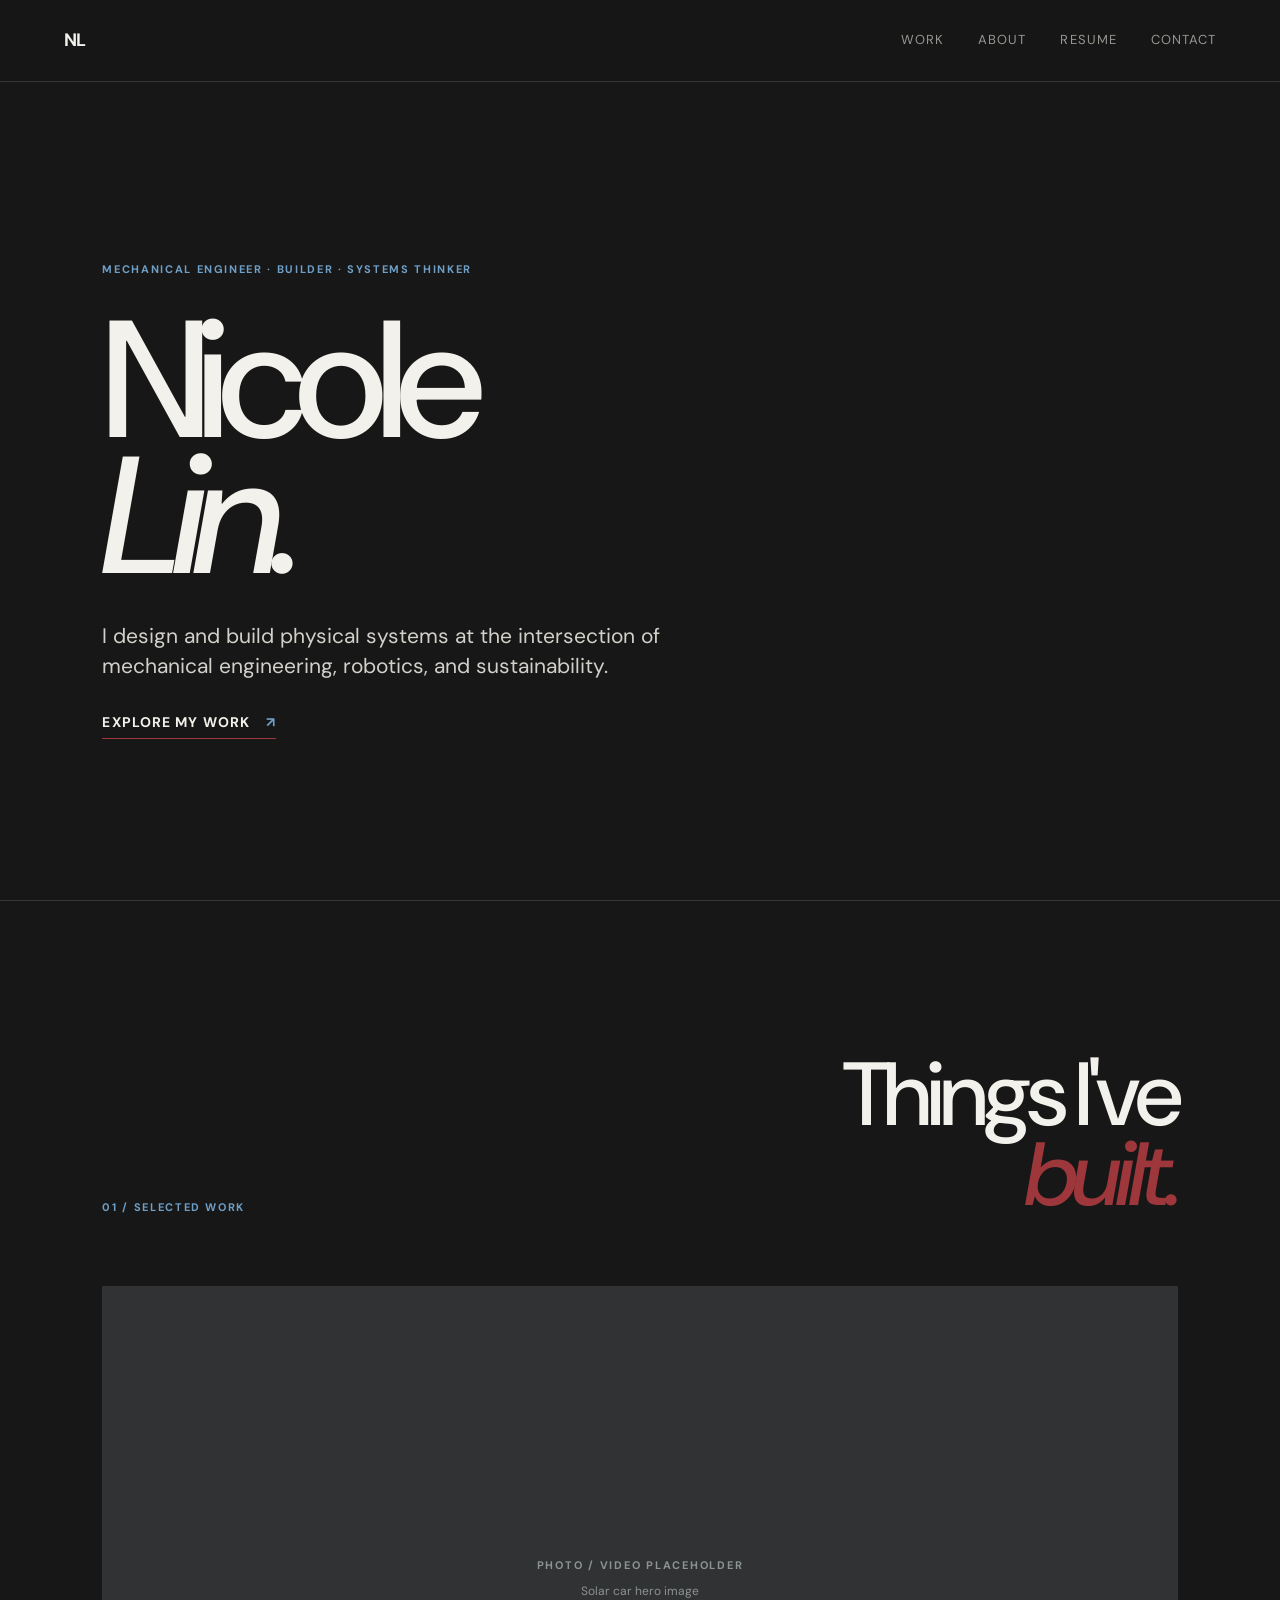
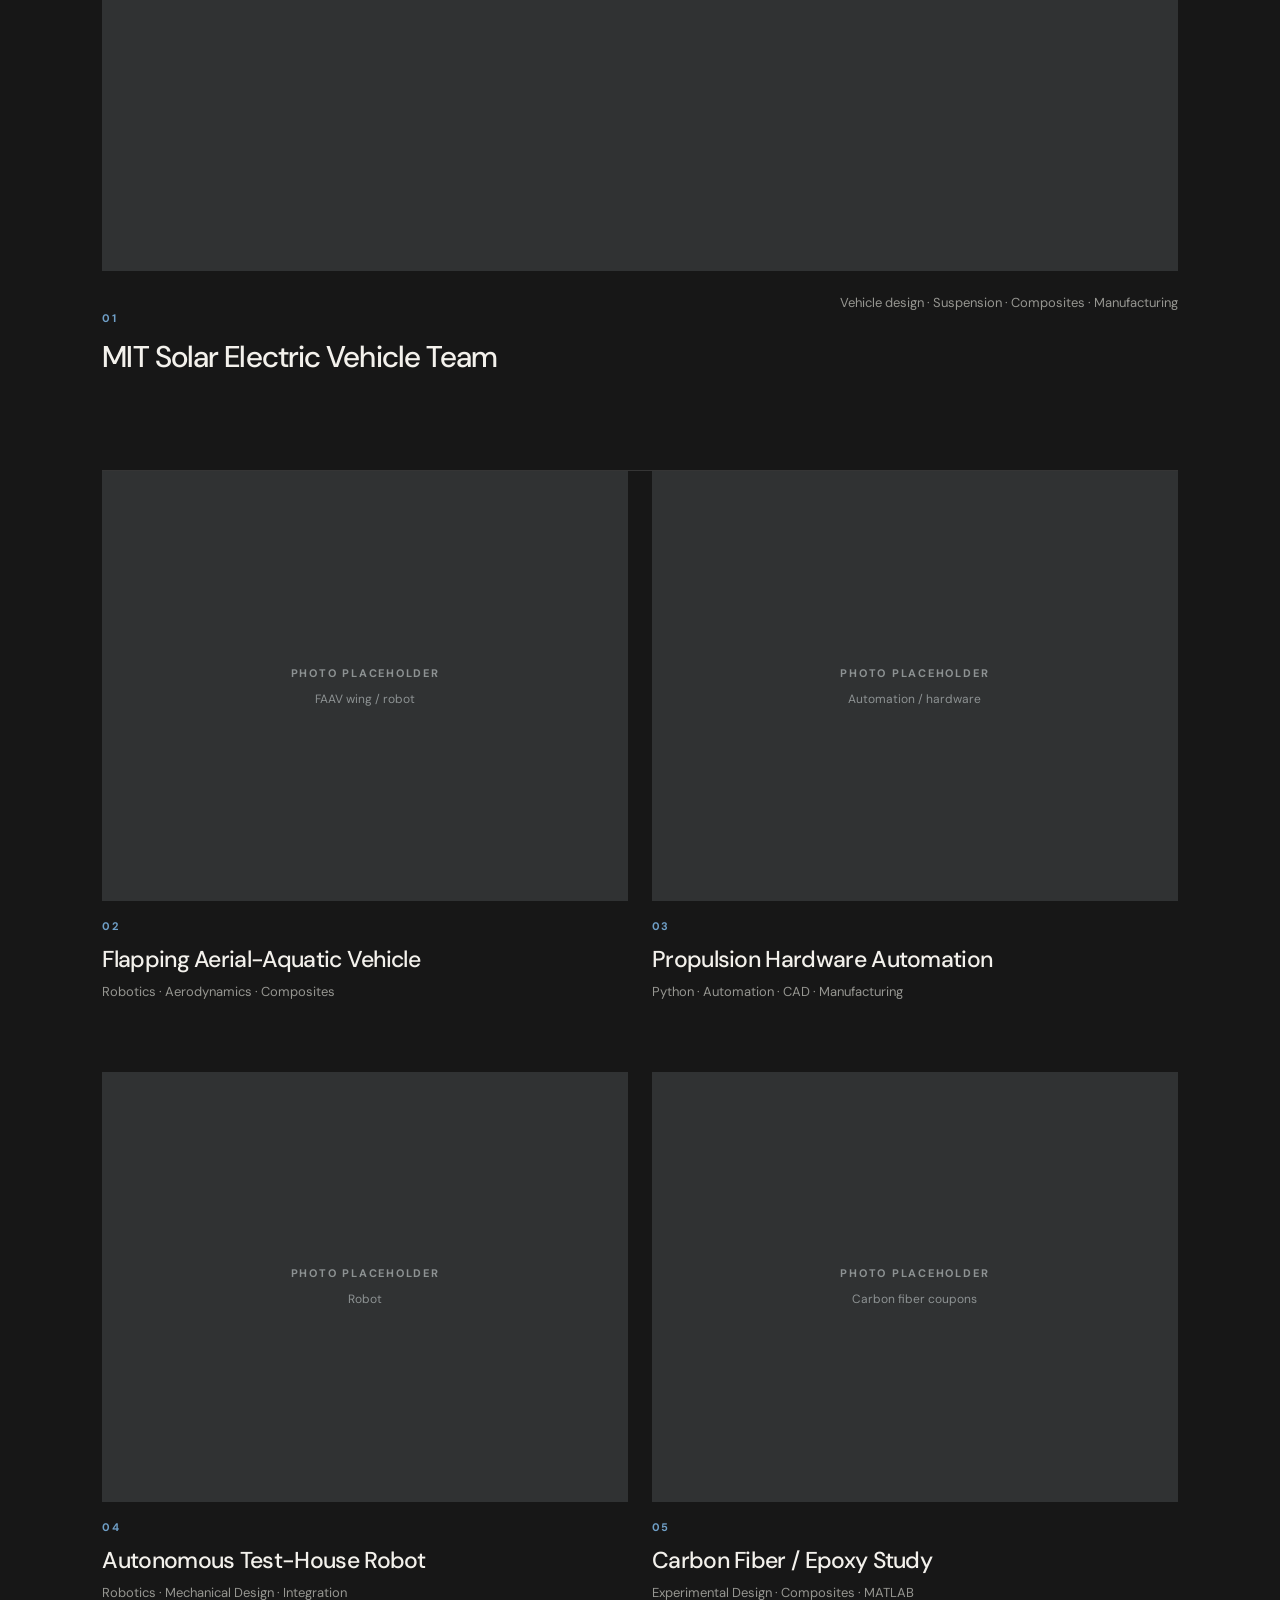
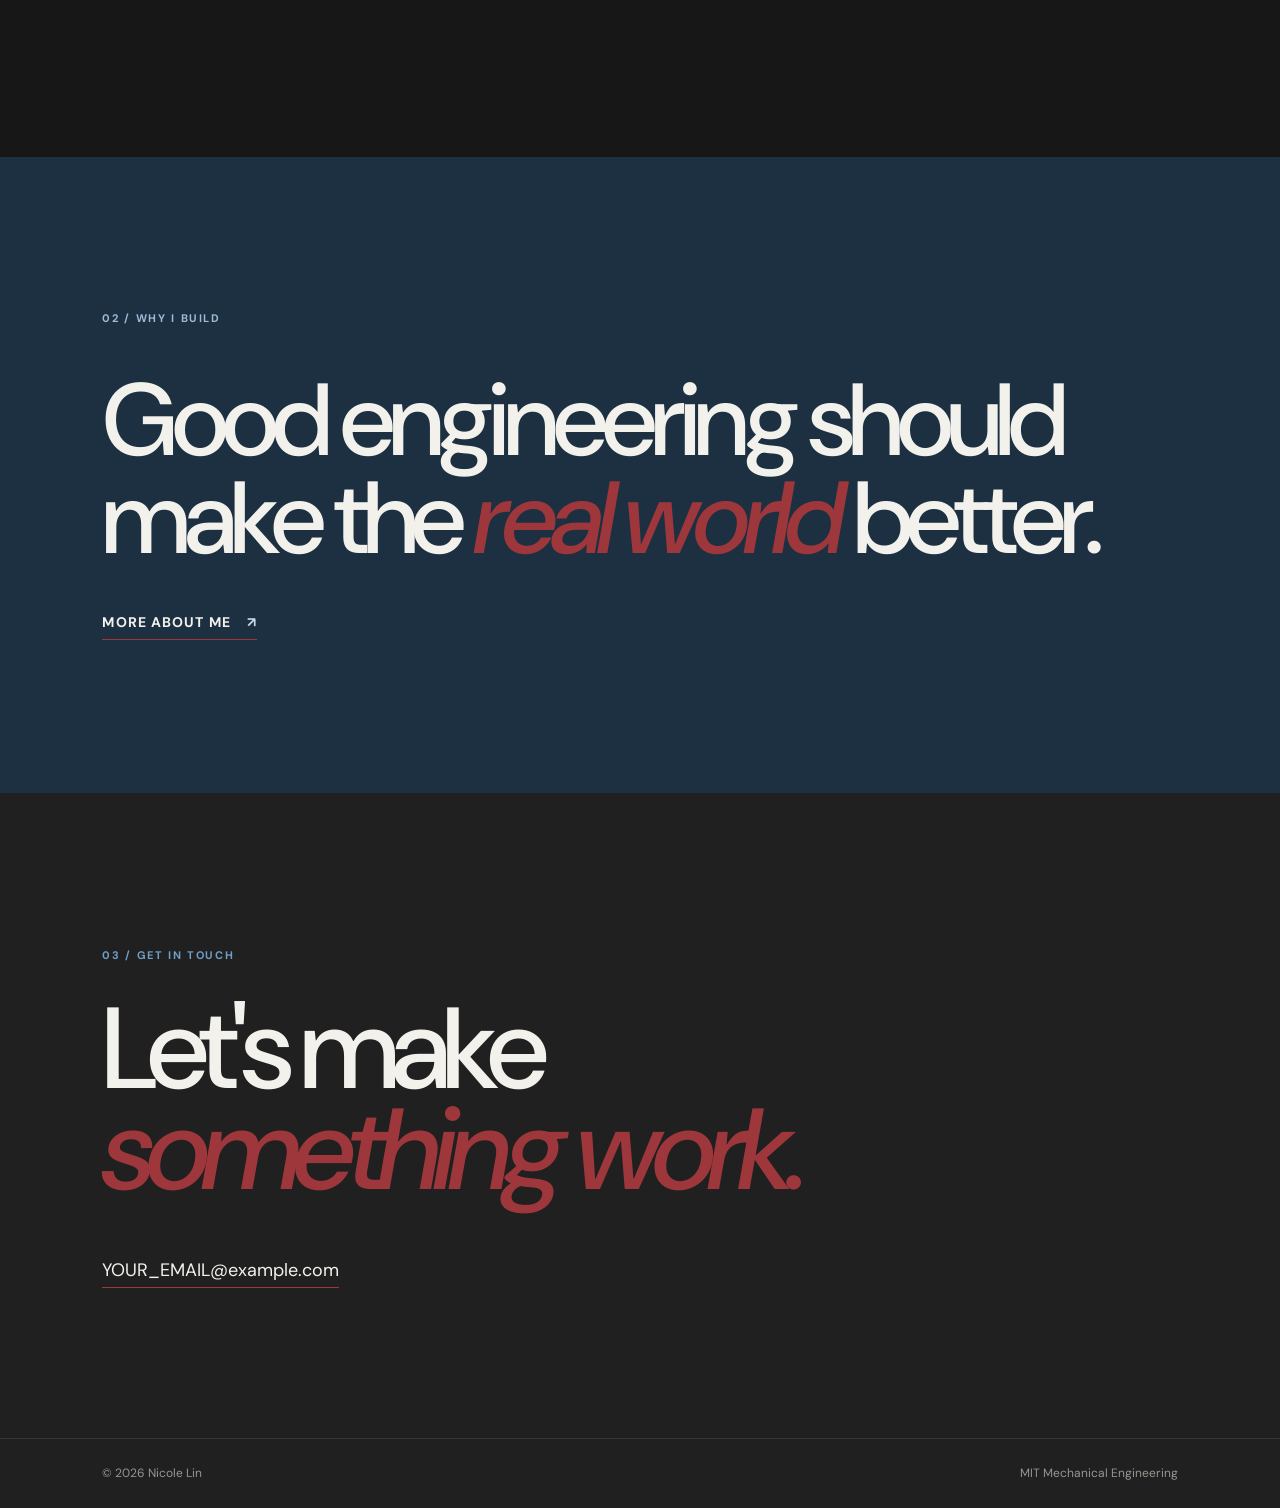
<file: index.html>
<!DOCTYPE html>
<html lang="en">
<head>
  <meta charset="UTF-8">
  <meta name="viewport" content="width=device-width, initial-scale=1.0">
  <title>Nicole Lin — Mechanical Engineer & Builder</title>
  <link rel="preconnect" href="https://fonts.googleapis.com">
  <link rel="preconnect" href="https://fonts.gstatic.com" crossorigin>
  <link href="https://fonts.googleapis.com/css2?family=DM+Sans:wght@400;500;600&family=Playfair+Display:ital,wght@0,500;0,600;1,500&display=swap" rel="stylesheet">
  <link rel="stylesheet" href="style.css">
</head>
<body>
  <nav class="nav">
    <a class="logo" href="index.html">NL</a>
    <div class="nav-links">
      <a href="projects.html">Work</a>
      <a href="about.html">About</a>
      <a href="resume.pdf">Resume</a>
      <a href="mailto:YOUR_EMAIL@example.com">Contact</a>
    </div>
  </nav>

  <main>
    <section class="hero">
      <p class="eyebrow">MECHANICAL ENGINEER · BUILDER · SYSTEMS THINKER</p>
      <h1>Nicole<br><em>Lin.</em></h1>
      <p class="hero-copy">
        I design and build physical systems at the intersection of
        mechanical engineering, robotics, and sustainability.
      </p>
      <a class="text-link" href="projects.html">Explore my work <span>↗</span></a>
    </section>

    <section class="featured section">
      <div class="section-heading">
        <p class="eyebrow">01 / SELECTED WORK</p>
        <h2>Things I've<br><em>built.</em></h2>
      </div>

      <a class="featured-card" href="projects/solar-car.html">
        <div class="placeholder hero-placeholder">
          <span>PHOTO / VIDEO PLACEHOLDER</span>
          <small>Solar car hero image</small>
        </div>
        <div class="card-info">
          <div>
            <p class="project-number">01</p>
            <h3>MIT Solar Electric Vehicle Team</h3>
          </div>
          <p>Vehicle design · Suspension · Composites · Manufacturing</p>
        </div>
      </a>

      <div class="project-grid">
        <a class="project-card" href="projects/faav.html">
          <div class="placeholder"><span>PHOTO PLACEHOLDER</span><small>FAAV wing / robot</small></div>
          <p class="project-number">02</p>
          <h3>Flapping Aerial-Aquatic Vehicle</h3>
          <p>Robotics · Aerodynamics · Composites</p>
        </a>

        <a class="project-card" href="projects/pump-automation.html">
          <div class="placeholder"><span>PHOTO PLACEHOLDER</span><small>Automation / hardware</small></div>
          <p class="project-number">03</p>
          <h3>Propulsion Hardware Automation</h3>
          <p>Python · Automation · CAD · Manufacturing</p>
        </a>

        <a class="project-card" href="projects/robot.html">
          <div class="placeholder"><span>PHOTO PLACEHOLDER</span><small>Robot</small></div>
          <p class="project-number">04</p>
          <h3>Autonomous Test-House Robot</h3>
          <p>Robotics · Mechanical Design · Integration</p>
        </a>

        <a class="project-card" href="projects/composites.html">
          <div class="placeholder"><span>PHOTO PLACEHOLDER</span><small>Carbon fiber coupons</small></div>
          <p class="project-number">05</p>
          <h3>Carbon Fiber / Epoxy Study</h3>
          <p>Experimental Design · Composites · MATLAB</p>
        </a>
      </div>
    </section>

    <section class="statement section">
      <p class="eyebrow">02 / WHY I BUILD</p>
      <h2>Good engineering should make the <em>real world</em> better.</h2>
      <a class="text-link" href="about.html">More about me <span>↗</span></a>
    </section>

    <section class="contact section">
      <p class="eyebrow">03 / GET IN TOUCH</p>
      <h2>Let's make<br><em>something work.</em></h2>
      <a class="email" href="mailto:YOUR_EMAIL@example.com">YOUR_EMAIL@example.com</a>
    </section>
  </main>

  <footer>
    <span>© 2026 Nicole Lin</span>
    <span>MIT Mechanical Engineering</span>
  </footer>
</body>
</html>
</file>
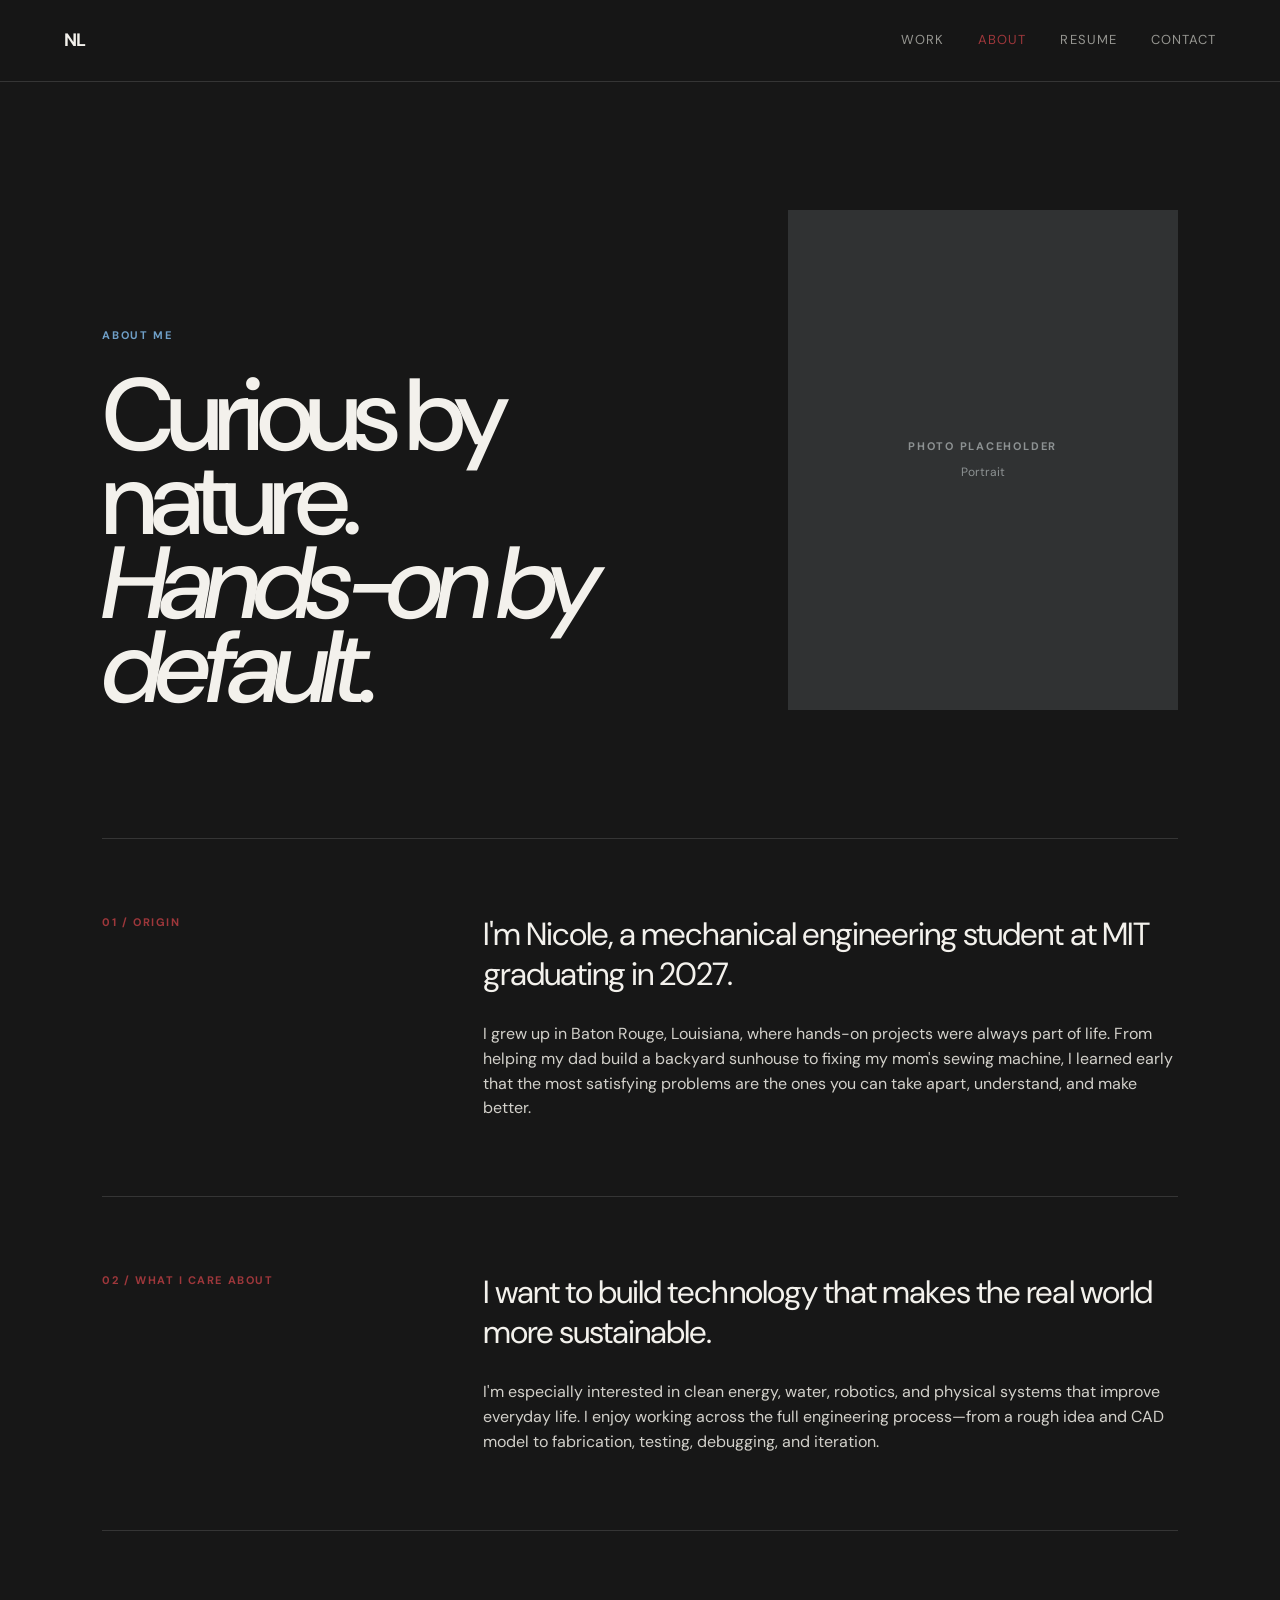
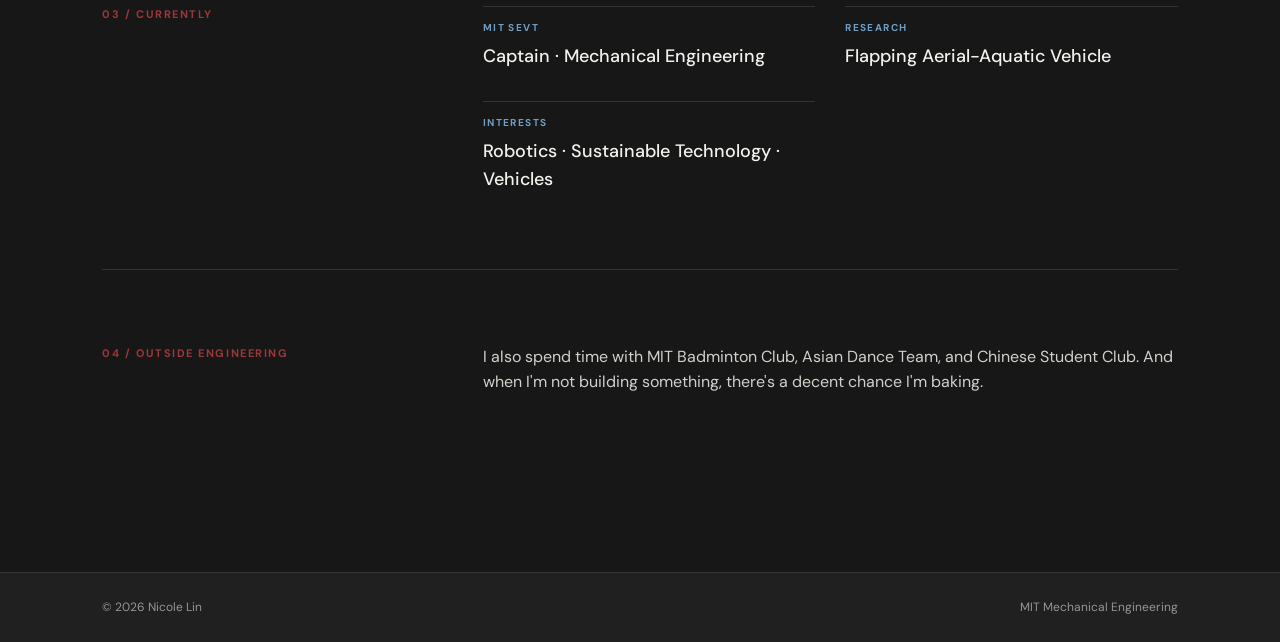
<file: about.html>
<!DOCTYPE html>
<html lang="en">
<head>
  <meta charset="UTF-8">
  <meta name="viewport" content="width=device-width, initial-scale=1.0">
  <title>About — Nicole Lin</title>
  <link rel="preconnect" href="https://fonts.googleapis.com">
  <link rel="preconnect" href="https://fonts.gstatic.com" crossorigin>
  <link href="https://fonts.googleapis.com/css2?family=DM+Sans:wght@400;500;600&family=Playfair+Display:ital,wght@0,500;0,600;1,500&display=swap" rel="stylesheet">
  <link rel="stylesheet" href="style.css">
</head>
<body>
  <nav class="nav">
    <a class="logo" href="index.html">NL</a>
    <div class="nav-links"><a href="projects.html">Work</a><a class="active" href="about.html">About</a><a href="resume.pdf">Resume</a><a href="mailto:YOUR_EMAIL@example.com">Contact</a></div>
  </nav>

  <main class="about-page">
    <section class="about-hero">
      <div>
        <p class="eyebrow">ABOUT ME</p>
        <h1>Curious by nature.<br><em>Hands-on by default.</em></h1>
      </div>
      <div class="placeholder portrait"><span>PHOTO PLACEHOLDER</span><small>Portrait</small></div>
    </section>

    <section class="about-copy">
      <div class="about-label">01 / ORIGIN</div>
      <div>
        <p class="big-copy">I'm Nicole, a mechanical engineering student at MIT graduating in 2027.</p>
        <p>I grew up in Baton Rouge, Louisiana, where hands-on projects were always part of life. From helping my dad build a backyard sunhouse to fixing my mom's sewing machine, I learned early that the most satisfying problems are the ones you can take apart, understand, and make better.</p>
      </div>
    </section>

    <section class="about-copy">
      <div class="about-label">02 / WHAT I CARE ABOUT</div>
      <div>
        <p class="big-copy">I want to build technology that makes the real world more sustainable.</p>
        <p>I'm especially interested in clean energy, water, robotics, and physical systems that improve everyday life. I enjoy working across the full engineering process—from a rough idea and CAD model to fabrication, testing, debugging, and iteration.</p>
      </div>
    </section>

    <section class="about-copy">
      <div class="about-label">03 / CURRENTLY</div>
      <div class="current-grid">
        <div><span>MIT SEVT</span><strong>Captain · Mechanical Engineering</strong></div>
        <div><span>RESEARCH</span><strong>Flapping Aerial-Aquatic Vehicle</strong></div>
        <div><span>INTERESTS</span><strong>Robotics · Sustainable Technology · Vehicles</strong></div>
      </div>
    </section>

    <section class="about-copy">
      <div class="about-label">04 / OUTSIDE ENGINEERING</div>
      <div>
        <p>I also spend time with MIT Badminton Club, Asian Dance Team, and Chinese Student Club. And when I'm not building something, there's a decent chance I'm baking.</p>
      </div>
    </section>
  </main>

  <footer><span>© 2026 Nicole Lin</span><span>MIT Mechanical Engineering</span></footer>
</body>
</html>
</file>
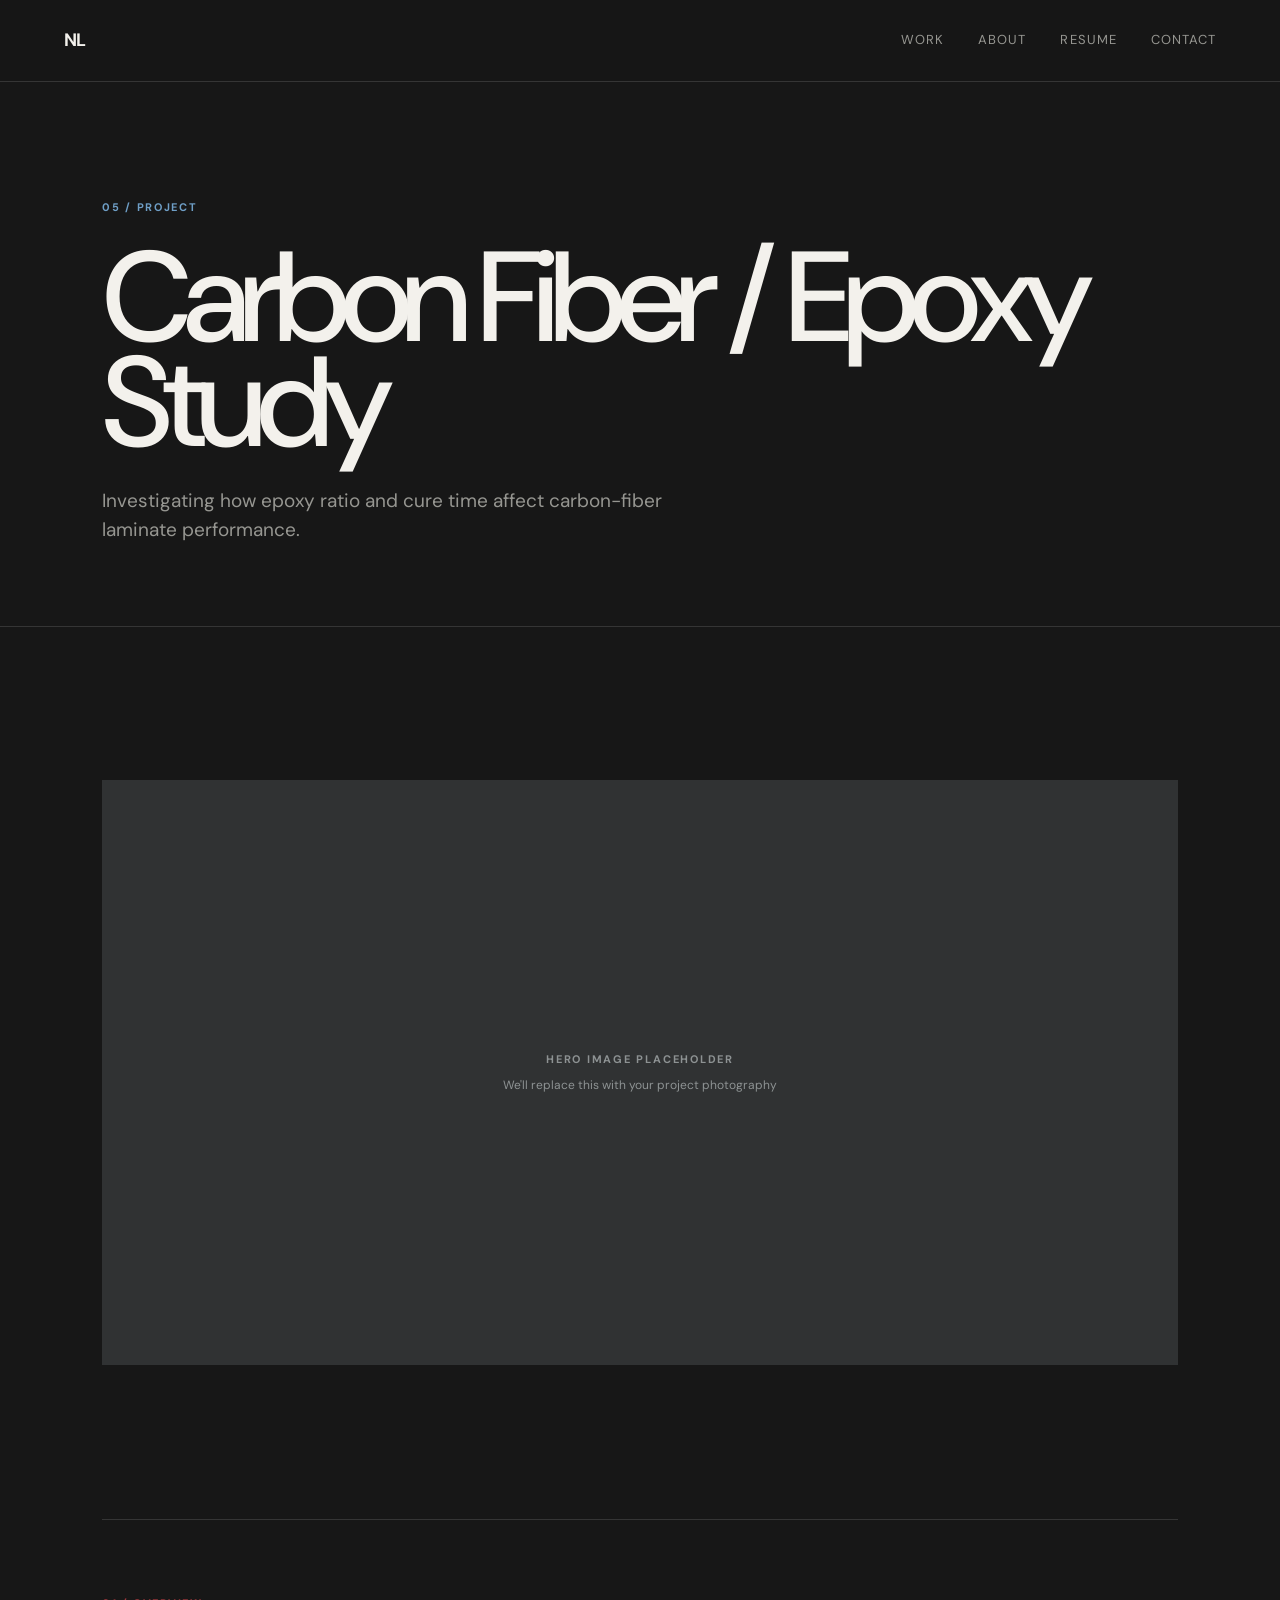
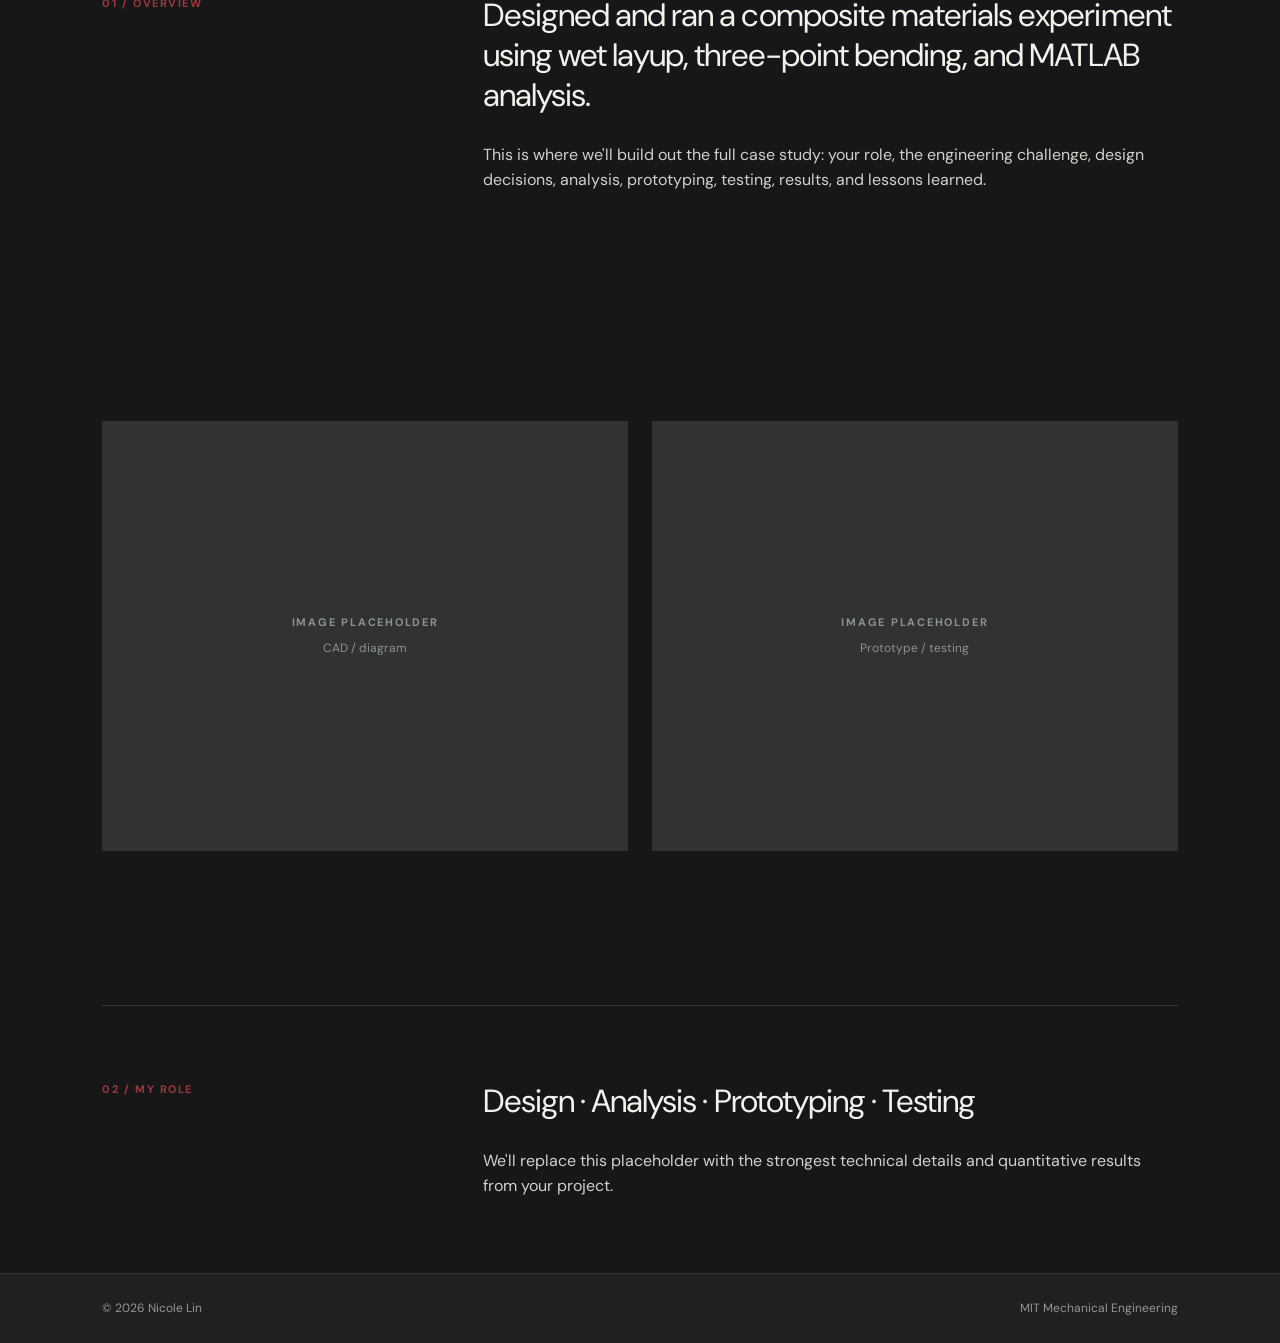
<file: composites.html>
<!DOCTYPE html>
<html lang="en"><head><meta charset="UTF-8"><meta name="viewport" content="width=device-width, initial-scale=1.0">
<title>Carbon Fiber / Epoxy Study — Nicole Lin</title>
<link rel="preconnect" href="https://fonts.googleapis.com"><link rel="preconnect" href="https://fonts.gstatic.com" crossorigin>
<link href="https://fonts.googleapis.com/css2?family=DM+Sans:wght@400;500;600&family=Playfair+Display:ital,wght@0,500;0,600;1,500&display=swap" rel="stylesheet">
<link rel="stylesheet" href="../style.css"></head>
<body>
<nav class="nav"><a class="logo" href="../index.html">NL</a><div class="nav-links"><a href="../projects.html">Work</a><a href="../about.html">About</a><a href="../resume.pdf">Resume</a><a href="mailto:YOUR_EMAIL@example.com">Contact</a></div></nav>
<main>
<section class="page-intro"><p class="eyebrow">05 / PROJECT</p><h1>Carbon Fiber / Epoxy Study</h1><p>Investigating how epoxy ratio and cure time affect carbon-fiber laminate performance.</p></section>
<section class="section"><div class="placeholder hero-placeholder"><span>HERO IMAGE PLACEHOLDER</span><small>We'll replace this with your project photography</small></div></section>
<section class="about-copy"><div class="about-label">01 / OVERVIEW</div><div><p class="big-copy">Designed and ran a composite materials experiment using wet layup, three-point bending, and MATLAB analysis.</p><p>This is where we'll build out the full case study: your role, the engineering challenge, design decisions, analysis, prototyping, testing, results, and lessons learned.</p></div></section>
<section class="section"><div class="project-grid"><div><div class="placeholder"><span>IMAGE PLACEHOLDER</span><small>CAD / diagram</small></div></div><div><div class="placeholder"><span>IMAGE PLACEHOLDER</span><small>Prototype / testing</small></div></div></div></section>
<section class="about-copy"><div class="about-label">02 / MY ROLE</div><div><p class="big-copy">Design · Analysis · Prototyping · Testing</p><p>We'll replace this placeholder with the strongest technical details and quantitative results from your project.</p></div></section>
</main>
<footer><span>© 2026 Nicole Lin</span><span>MIT Mechanical Engineering</span></footer>
</body></html>
</file>
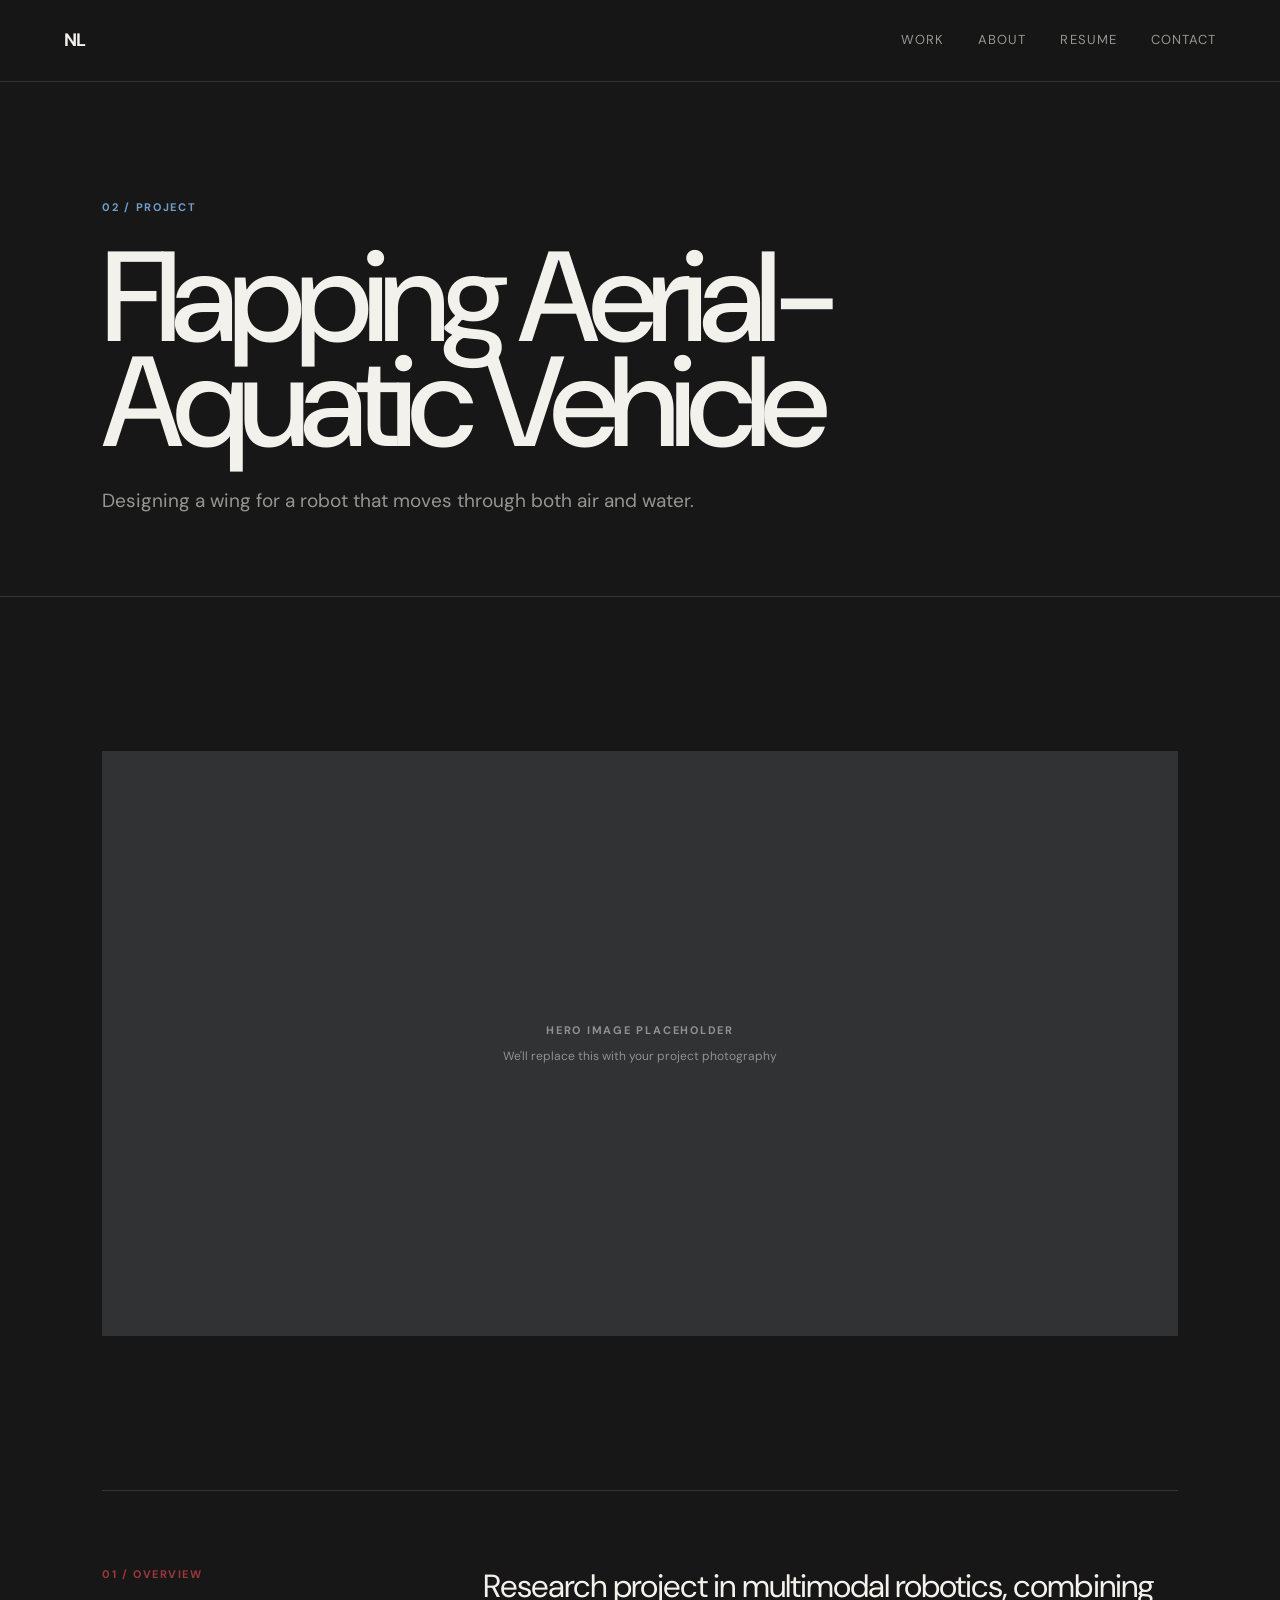
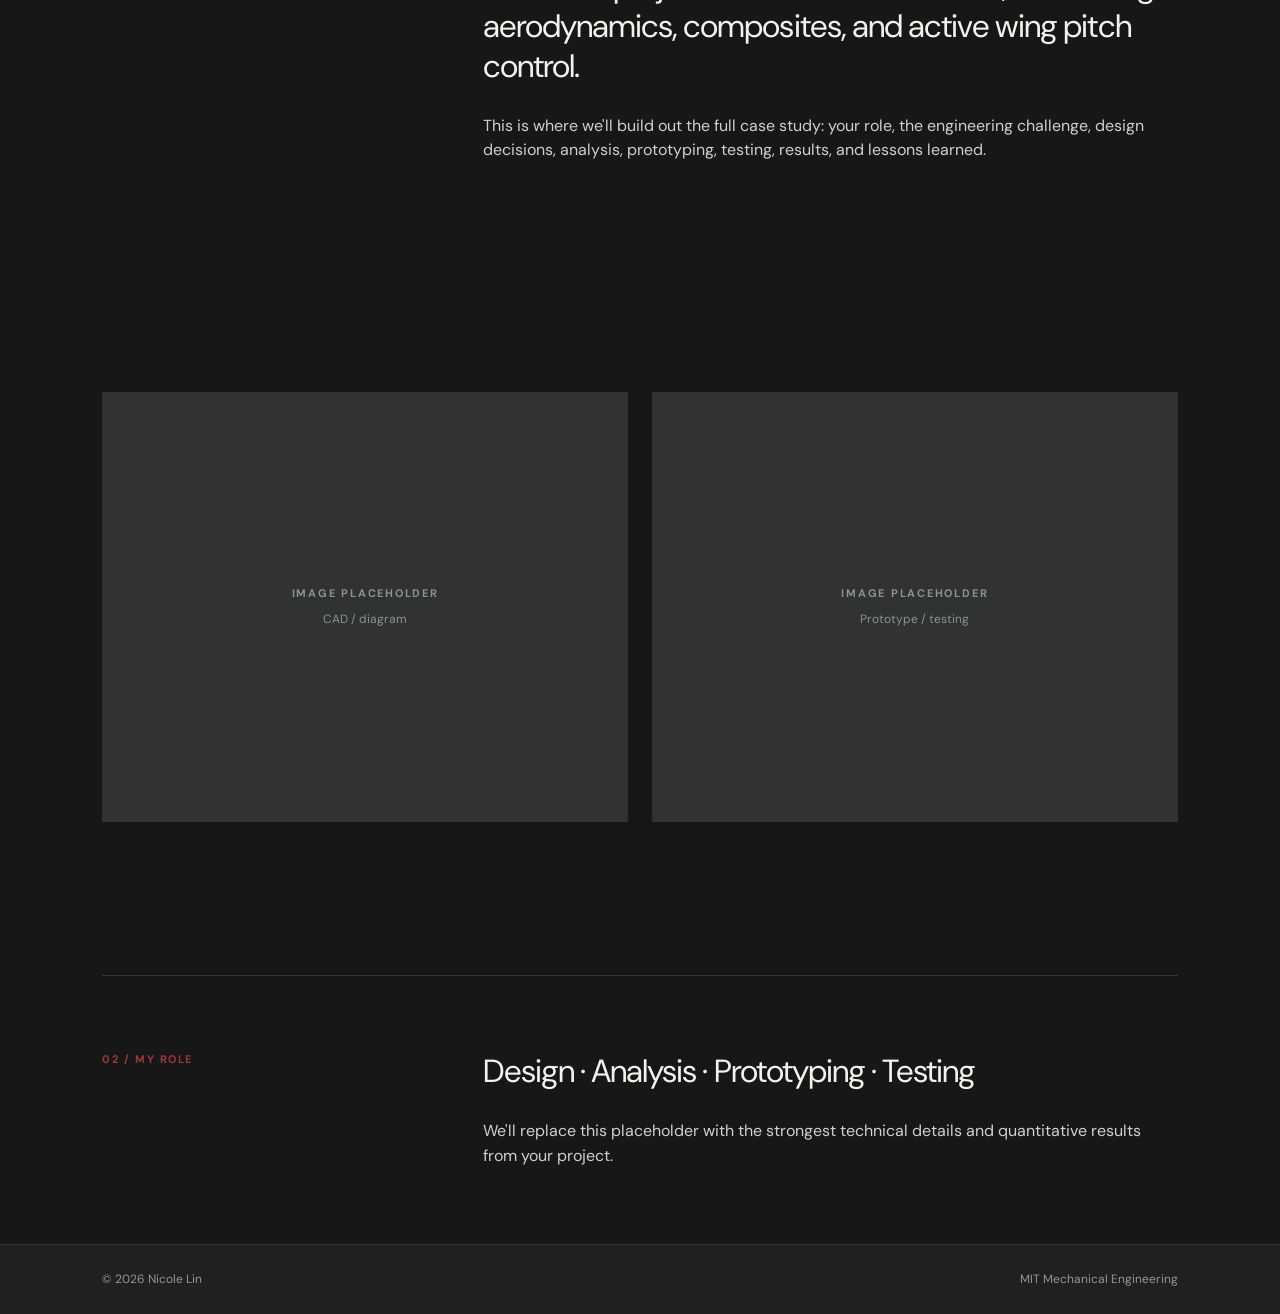
<file: faav.html>
<!DOCTYPE html>
<html lang="en"><head><meta charset="UTF-8"><meta name="viewport" content="width=device-width, initial-scale=1.0">
<title>Flapping Aerial-Aquatic Vehicle — Nicole Lin</title>
<link rel="preconnect" href="https://fonts.googleapis.com"><link rel="preconnect" href="https://fonts.gstatic.com" crossorigin>
<link href="https://fonts.googleapis.com/css2?family=DM+Sans:wght@400;500;600&family=Playfair+Display:ital,wght@0,500;0,600;1,500&display=swap" rel="stylesheet">
<link rel="stylesheet" href="../style.css"></head>
<body>
<nav class="nav"><a class="logo" href="../index.html">NL</a><div class="nav-links"><a href="../projects.html">Work</a><a href="../about.html">About</a><a href="../resume.pdf">Resume</a><a href="mailto:YOUR_EMAIL@example.com">Contact</a></div></nav>
<main>
<section class="page-intro"><p class="eyebrow">02 / PROJECT</p><h1>Flapping Aerial-Aquatic Vehicle</h1><p>Designing a wing for a robot that moves through both air and water.</p></section>
<section class="section"><div class="placeholder hero-placeholder"><span>HERO IMAGE PLACEHOLDER</span><small>We'll replace this with your project photography</small></div></section>
<section class="about-copy"><div class="about-label">01 / OVERVIEW</div><div><p class="big-copy">Research project in multimodal robotics, combining aerodynamics, composites, and active wing pitch control.</p><p>This is where we'll build out the full case study: your role, the engineering challenge, design decisions, analysis, prototyping, testing, results, and lessons learned.</p></div></section>
<section class="section"><div class="project-grid"><div><div class="placeholder"><span>IMAGE PLACEHOLDER</span><small>CAD / diagram</small></div></div><div><div class="placeholder"><span>IMAGE PLACEHOLDER</span><small>Prototype / testing</small></div></div></div></section>
<section class="about-copy"><div class="about-label">02 / MY ROLE</div><div><p class="big-copy">Design · Analysis · Prototyping · Testing</p><p>We'll replace this placeholder with the strongest technical details and quantitative results from your project.</p></div></section>
</main>
<footer><span>© 2026 Nicole Lin</span><span>MIT Mechanical Engineering</span></footer>
</body></html>
</file>
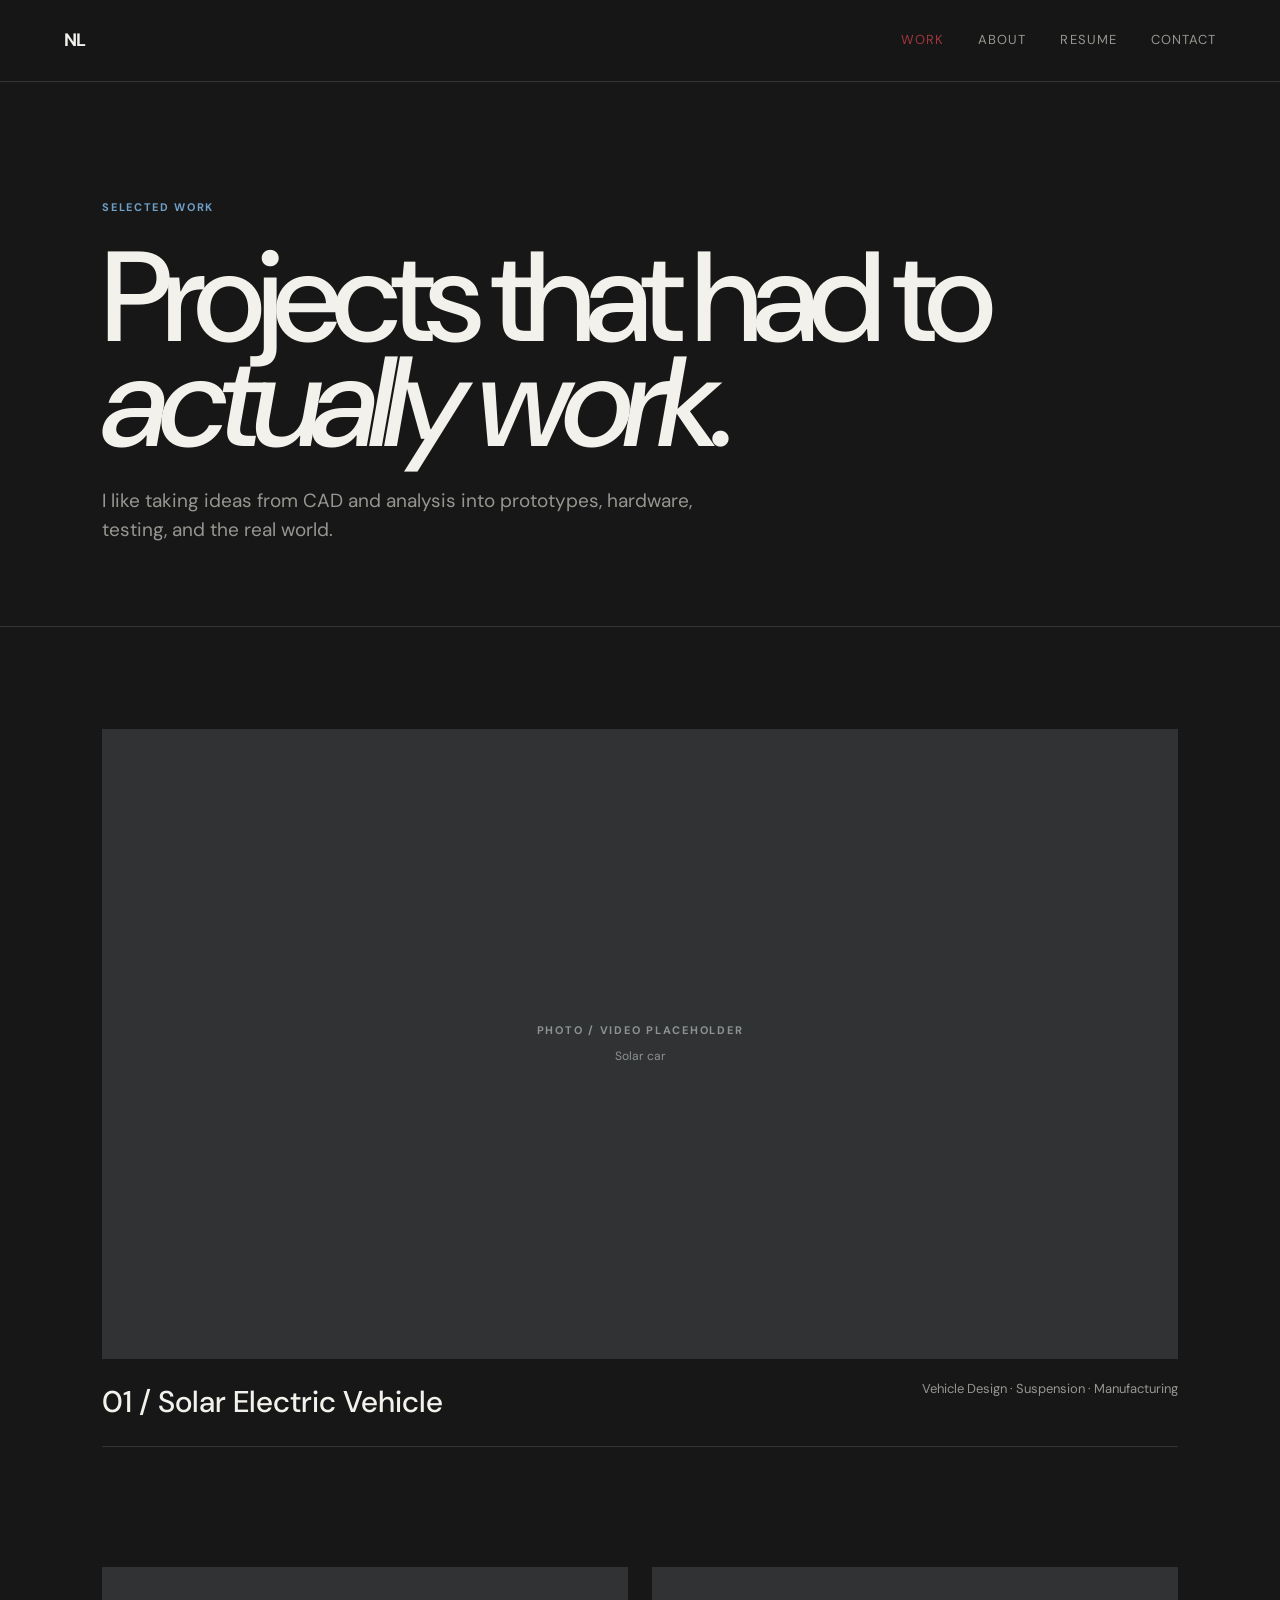
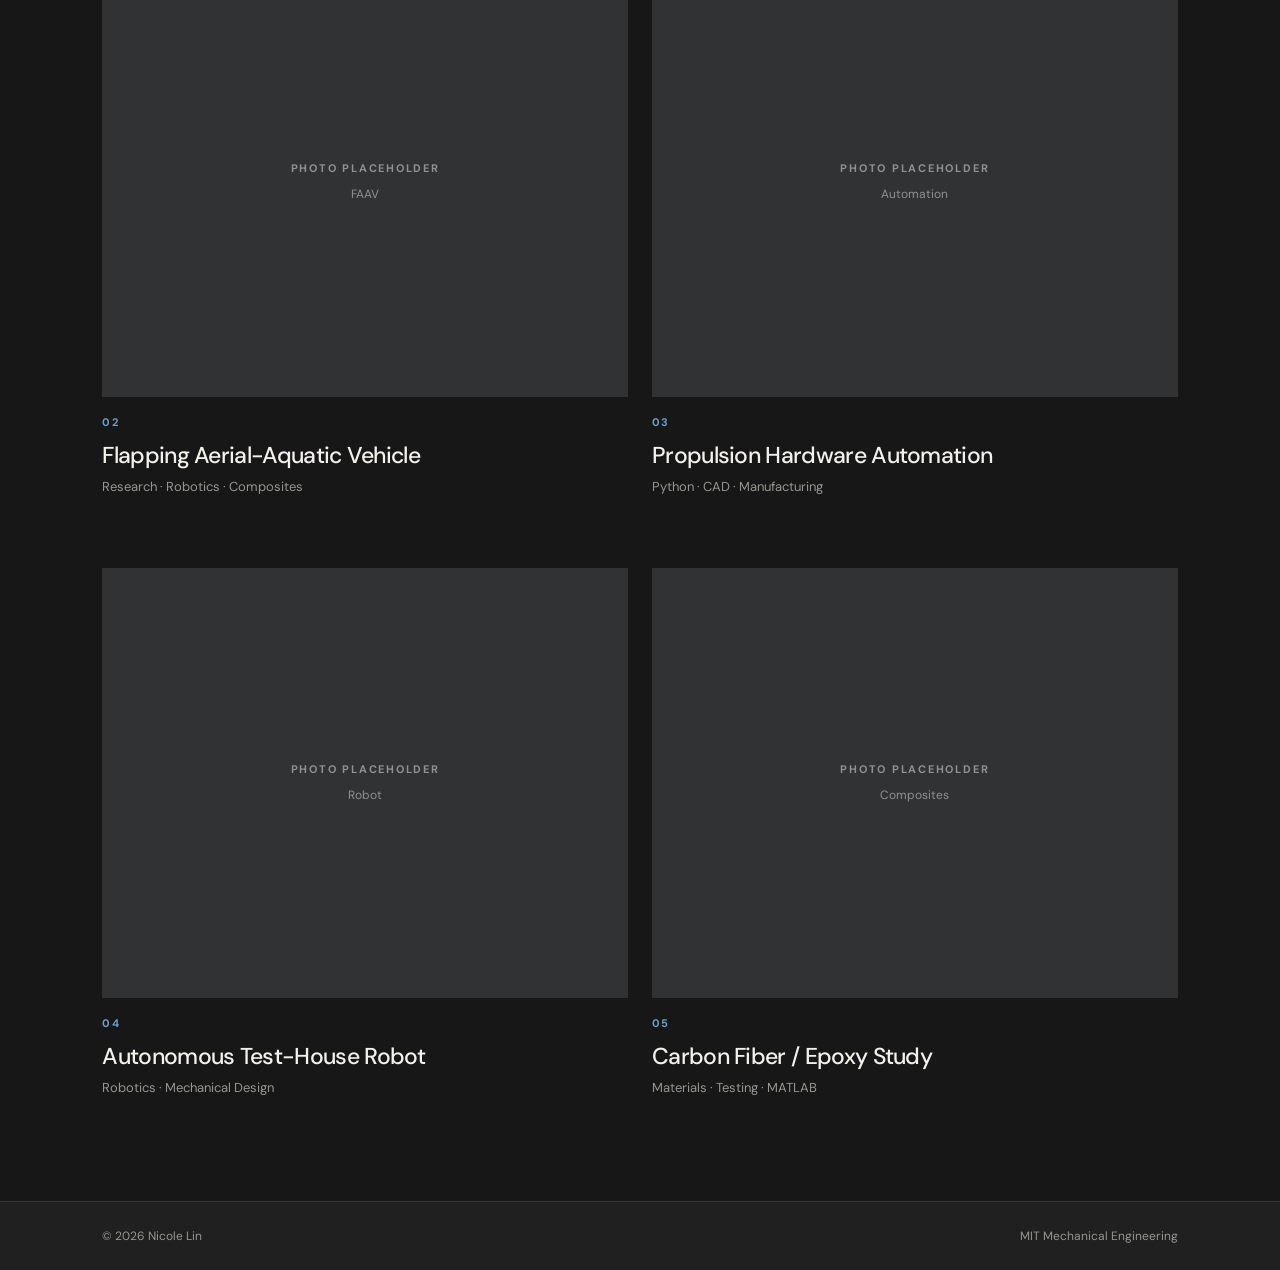
<file: projects.html>
<!DOCTYPE html>
<html lang="en">
<head>
  <meta charset="UTF-8">
  <meta name="viewport" content="width=device-width, initial-scale=1.0">
  <title>Work — Nicole Lin</title>
  <link rel="preconnect" href="https://fonts.googleapis.com">
  <link rel="preconnect" href="https://fonts.gstatic.com" crossorigin>
  <link href="https://fonts.googleapis.com/css2?family=DM+Sans:wght@400;500;600&family=Playfair+Display:ital,wght@0,500;0,600;1,500&display=swap" rel="stylesheet">
  <link rel="stylesheet" href="style.css">
</head>
<body>
  <nav class="nav">
    <a class="logo" href="index.html">NL</a>
    <div class="nav-links"><a class="active" href="projects.html">Work</a><a href="about.html">About</a><a href="resume.pdf">Resume</a><a href="mailto:YOUR_EMAIL@example.com">Contact</a></div>
  </nav>

  <main>
    <section class="page-intro">
      <p class="eyebrow">SELECTED WORK</p>
      <h1>Projects that had to<br><em>actually work.</em></h1>
      <p>I like taking ideas from CAD and analysis into prototypes, hardware, testing, and the real world.</p>
    </section>

    <section class="all-projects">
      <a class="large-project" href="projects/solar-car.html">
        <div class="placeholder tall"><span>PHOTO / VIDEO PLACEHOLDER</span><small>Solar car</small></div>
        <div class="project-row"><h2>01 / Solar Electric Vehicle</h2><p>Vehicle Design · Suspension · Manufacturing</p></div>
      </a>

      <div class="two-col">
        <a class="project-card" href="projects/faav.html">
          <div class="placeholder"><span>PHOTO PLACEHOLDER</span><small>FAAV</small></div>
          <p class="project-number">02</p><h3>Flapping Aerial-Aquatic Vehicle</h3><p>Research · Robotics · Composites</p>
        </a>
        <a class="project-card" href="projects/pump-automation.html">
          <div class="placeholder"><span>PHOTO PLACEHOLDER</span><small>Automation</small></div>
          <p class="project-number">03</p><h3>Propulsion Hardware Automation</h3><p>Python · CAD · Manufacturing</p>
        </a>
        <a class="project-card" href="projects/robot.html">
          <div class="placeholder"><span>PHOTO PLACEHOLDER</span><small>Robot</small></div>
          <p class="project-number">04</p><h3>Autonomous Test-House Robot</h3><p>Robotics · Mechanical Design</p>
        </a>
        <a class="project-card" href="projects/composites.html">
          <div class="placeholder"><span>PHOTO PLACEHOLDER</span><small>Composites</small></div>
          <p class="project-number">05</p><h3>Carbon Fiber / Epoxy Study</h3><p>Materials · Testing · MATLAB</p>
        </a>
      </div>
    </section>
  </main>

  <footer><span>© 2026 Nicole Lin</span><span>MIT Mechanical Engineering</span></footer>
</body>
</html>
</file>
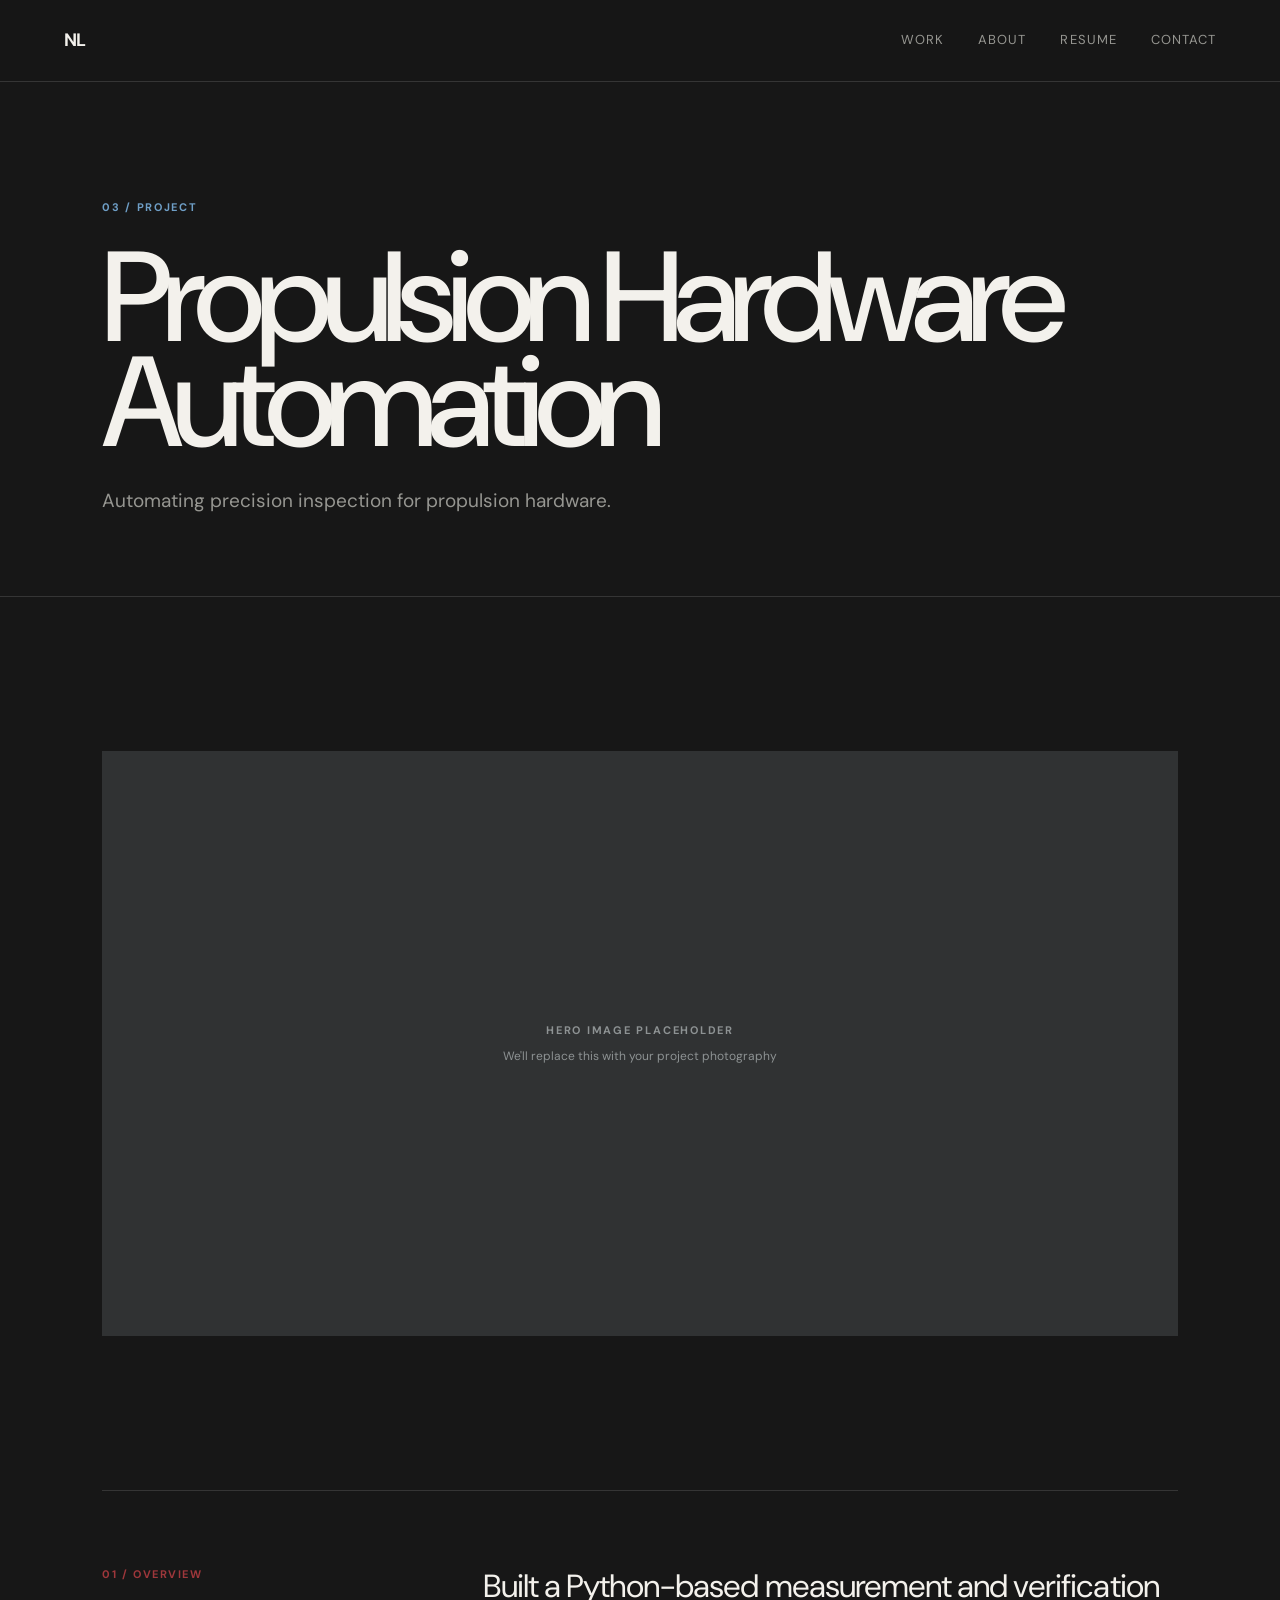
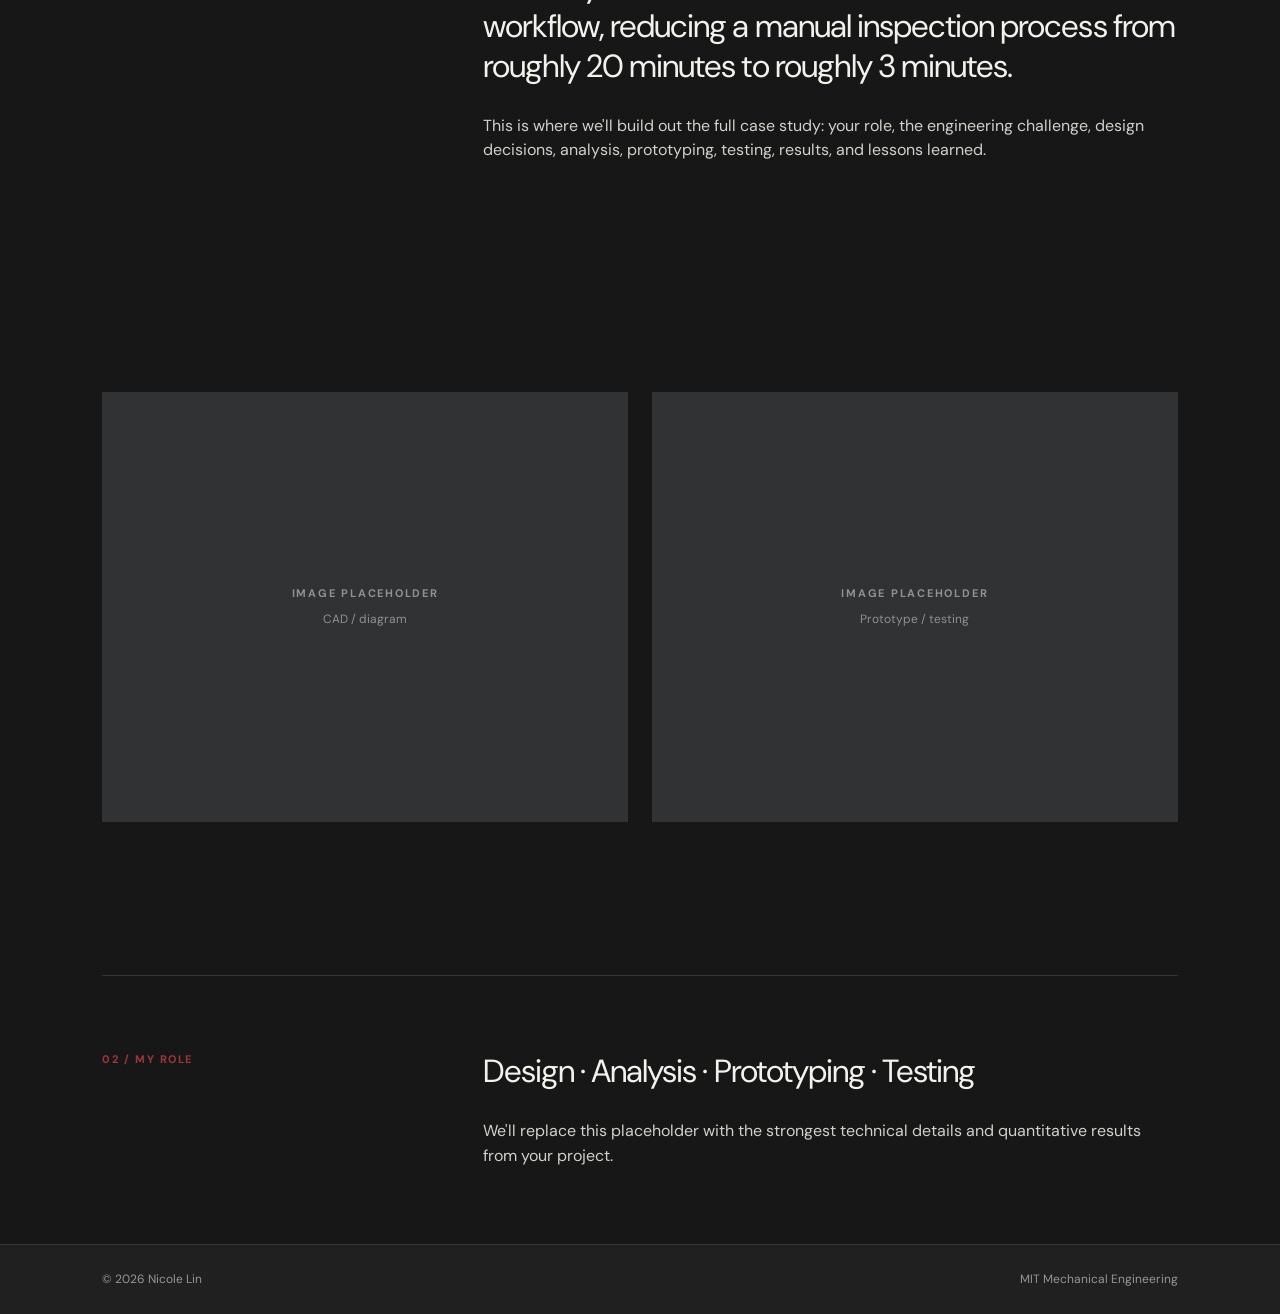
<file: pump-automation.html>
<!DOCTYPE html>
<html lang="en"><head><meta charset="UTF-8"><meta name="viewport" content="width=device-width, initial-scale=1.0">
<title>Propulsion Hardware Automation — Nicole Lin</title>
<link rel="preconnect" href="https://fonts.googleapis.com"><link rel="preconnect" href="https://fonts.gstatic.com" crossorigin>
<link href="https://fonts.googleapis.com/css2?family=DM+Sans:wght@400;500;600&family=Playfair+Display:ital,wght@0,500;0,600;1,500&display=swap" rel="stylesheet">
<link rel="stylesheet" href="../style.css"></head>
<body>
<nav class="nav"><a class="logo" href="../index.html">NL</a><div class="nav-links"><a href="../projects.html">Work</a><a href="../about.html">About</a><a href="../resume.pdf">Resume</a><a href="mailto:YOUR_EMAIL@example.com">Contact</a></div></nav>
<main>
<section class="page-intro"><p class="eyebrow">03 / PROJECT</p><h1>Propulsion Hardware Automation</h1><p>Automating precision inspection for propulsion hardware.</p></section>
<section class="section"><div class="placeholder hero-placeholder"><span>HERO IMAGE PLACEHOLDER</span><small>We'll replace this with your project photography</small></div></section>
<section class="about-copy"><div class="about-label">01 / OVERVIEW</div><div><p class="big-copy">Built a Python-based measurement and verification workflow, reducing a manual inspection process from roughly 20 minutes to roughly 3 minutes.</p><p>This is where we'll build out the full case study: your role, the engineering challenge, design decisions, analysis, prototyping, testing, results, and lessons learned.</p></div></section>
<section class="section"><div class="project-grid"><div><div class="placeholder"><span>IMAGE PLACEHOLDER</span><small>CAD / diagram</small></div></div><div><div class="placeholder"><span>IMAGE PLACEHOLDER</span><small>Prototype / testing</small></div></div></div></section>
<section class="about-copy"><div class="about-label">02 / MY ROLE</div><div><p class="big-copy">Design · Analysis · Prototyping · Testing</p><p>We'll replace this placeholder with the strongest technical details and quantitative results from your project.</p></div></section>
</main>
<footer><span>© 2026 Nicole Lin</span><span>MIT Mechanical Engineering</span></footer>
</body></html>
</file>
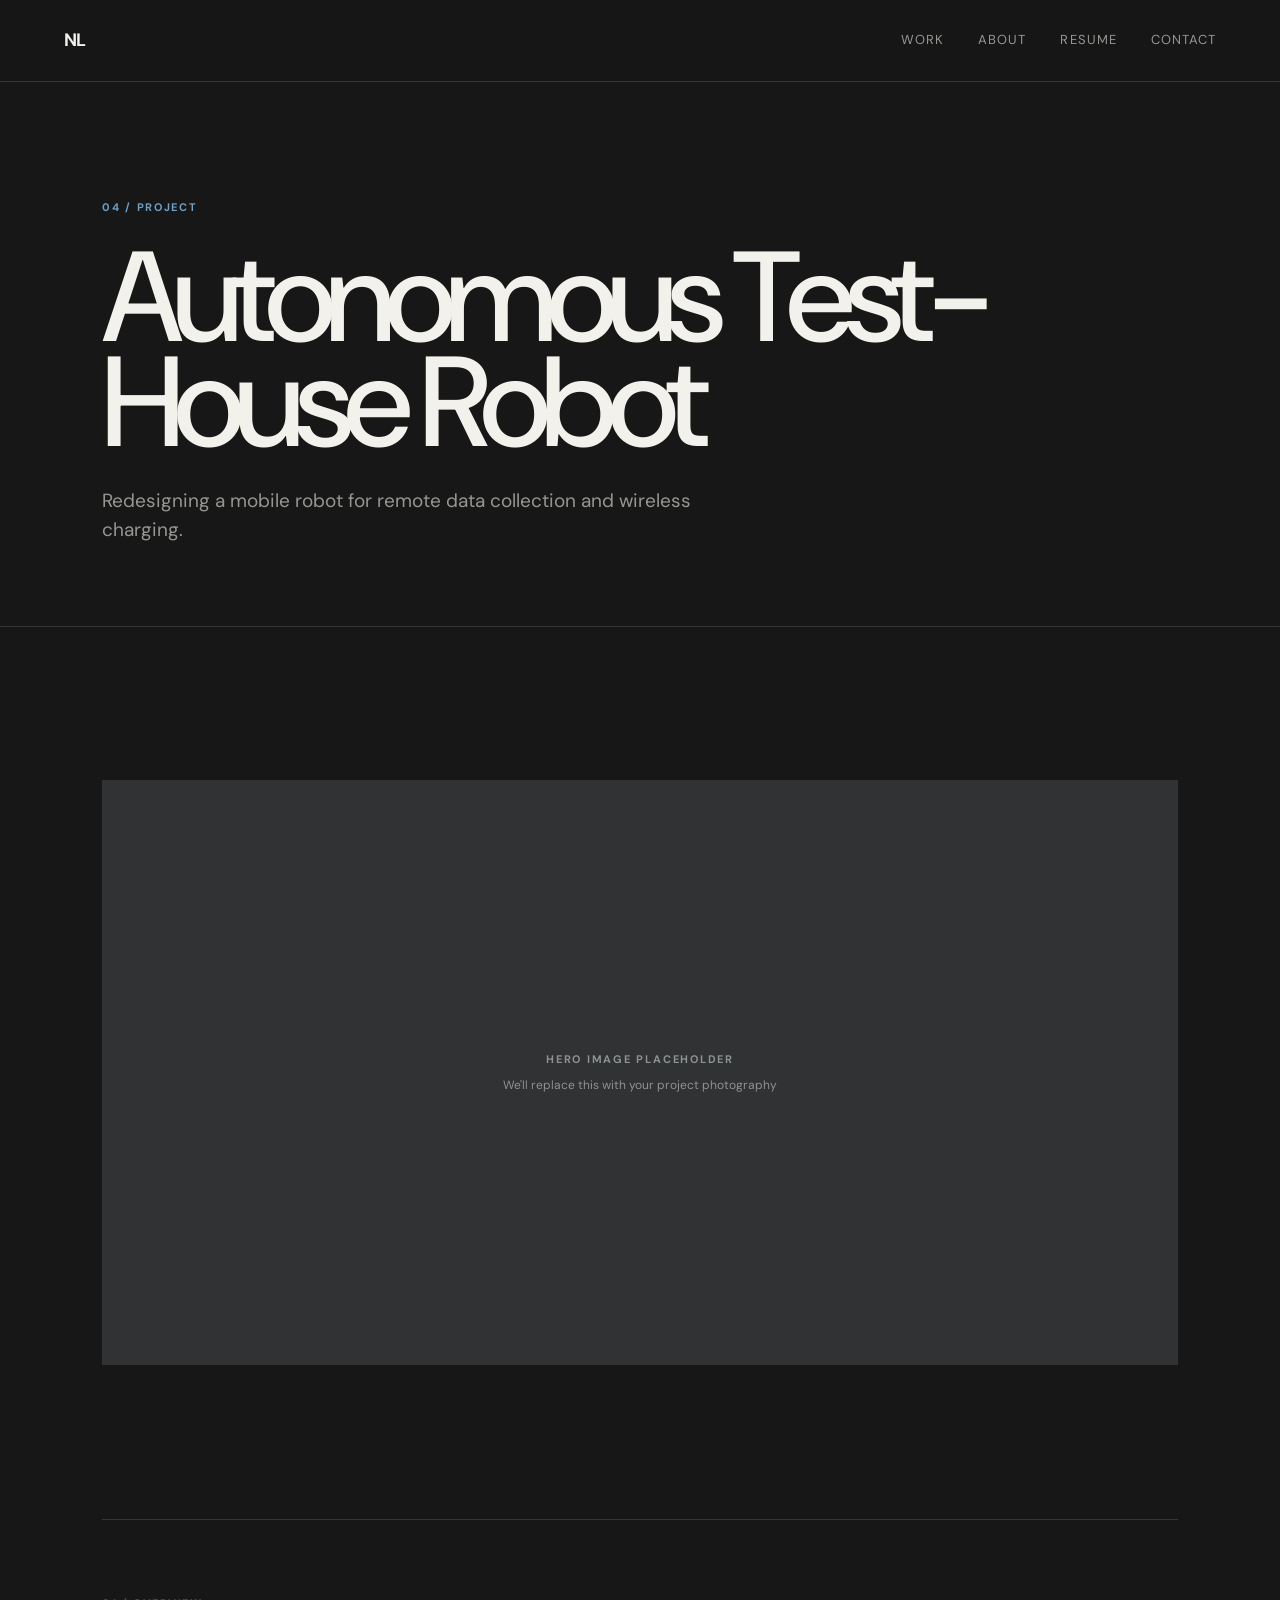
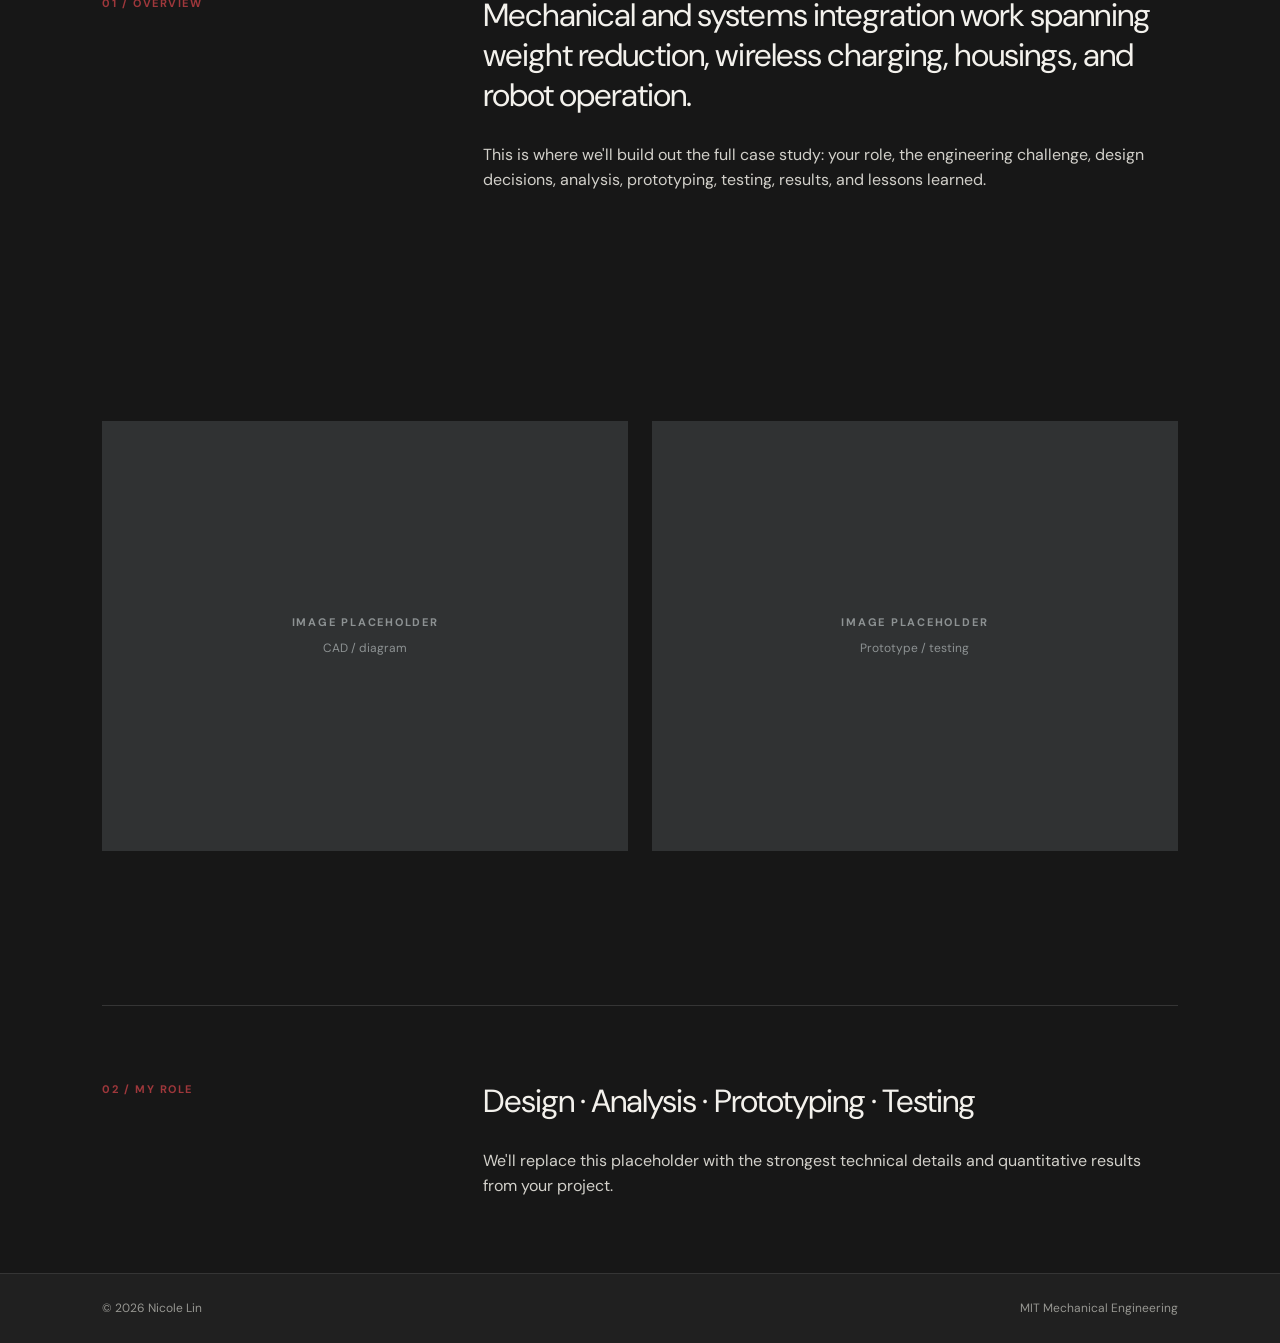
<file: robot.html>
<!DOCTYPE html>
<html lang="en"><head><meta charset="UTF-8"><meta name="viewport" content="width=device-width, initial-scale=1.0">
<title>Autonomous Test-House Robot — Nicole Lin</title>
<link rel="preconnect" href="https://fonts.googleapis.com"><link rel="preconnect" href="https://fonts.gstatic.com" crossorigin>
<link href="https://fonts.googleapis.com/css2?family=DM+Sans:wght@400;500;600&family=Playfair+Display:ital,wght@0,500;0,600;1,500&display=swap" rel="stylesheet">
<link rel="stylesheet" href="../style.css"></head>
<body>
<nav class="nav"><a class="logo" href="../index.html">NL</a><div class="nav-links"><a href="../projects.html">Work</a><a href="../about.html">About</a><a href="../resume.pdf">Resume</a><a href="mailto:YOUR_EMAIL@example.com">Contact</a></div></nav>
<main>
<section class="page-intro"><p class="eyebrow">04 / PROJECT</p><h1>Autonomous Test-House Robot</h1><p>Redesigning a mobile robot for remote data collection and wireless charging.</p></section>
<section class="section"><div class="placeholder hero-placeholder"><span>HERO IMAGE PLACEHOLDER</span><small>We'll replace this with your project photography</small></div></section>
<section class="about-copy"><div class="about-label">01 / OVERVIEW</div><div><p class="big-copy">Mechanical and systems integration work spanning weight reduction, wireless charging, housings, and robot operation.</p><p>This is where we'll build out the full case study: your role, the engineering challenge, design decisions, analysis, prototyping, testing, results, and lessons learned.</p></div></section>
<section class="section"><div class="project-grid"><div><div class="placeholder"><span>IMAGE PLACEHOLDER</span><small>CAD / diagram</small></div></div><div><div class="placeholder"><span>IMAGE PLACEHOLDER</span><small>Prototype / testing</small></div></div></div></section>
<section class="about-copy"><div class="about-label">02 / MY ROLE</div><div><p class="big-copy">Design · Analysis · Prototyping · Testing</p><p>We'll replace this placeholder with the strongest technical details and quantitative results from your project.</p></div></section>
</main>
<footer><span>© 2026 Nicole Lin</span><span>MIT Mechanical Engineering</span></footer>
</body></html>
</file>
<file: style.css>
*{box-sizing:border-box;margin:0;padding:0}
:root{
  --bg:#171717;
  --paper:#202020;
  --ink:#f3f1ec;
  --soft:#d2d0ca;
  --muted:#969691;
  /* accents */
  --red:#9e373b;
  --blue:#6f9fc7;
  --navy:#1c3042;
  --line:#353535;
  --placeholder:#303233;
}
html{scroll-behavior:smooth}
body{background:var(--bg);color:var(--ink);font-family:"DM Sans",Arial,sans-serif;font-size:16px;line-height:1.55}
a{color:inherit;text-decoration:none}
.nav{
  height:82px;padding:0 5vw;display:flex;align-items:center;justify-content:space-between;
  border-bottom:1px solid var(--line);position:sticky;top:0;
  background:rgba(23,23,23,.94);backdrop-filter:blur(10px);z-index:10
}
.logo{font-weight:700;font-size:18px;letter-spacing:-.04em;color:var(--ink)}
.nav-links{display:flex;gap:34px;font-size:13px;text-transform:uppercase;letter-spacing:.08em}
.nav-links a{color:var(--muted);transition:.2s}
.nav-links a:hover,.nav-links .active{color:var(--red)}
.hero{min-height:calc(100vh - 82px);padding:12vh 8vw 10vh;display:flex;flex-direction:column;justify-content:center;max-width:1300px}
.eyebrow{font-size:11px;letter-spacing:.15em;font-weight:700;color:var(--blue);text-transform:uppercase}
.hero h1,.page-intro h1,.about-hero h1{font-size:clamp(80px,13vw,190px);line-height:.82;letter-spacing:-.07em;font-weight:500;margin:35px 0}
.hero h1 em,.page-intro h1 em,.about-hero h1 em{color:var(--ink)}
.hero-copy{max-width:590px;font-size:21px;line-height:1.45;color:var(--soft);margin-bottom:30px}
.text-link{
  font-size:14px;font-weight:700;text-transform:uppercase;letter-spacing:.08em;
  border-bottom:1px solid var(--red);width:max-content;padding-bottom:5px
}
.text-link span{margin-left:12px;color:var(--blue)}
.section{padding:12vw 8vw}
.featured{border-top:1px solid var(--line)}
.section-heading{display:flex;justify-content:space-between;align-items:end;margin-bottom:70px}
.section-heading h2{font-size:clamp(55px,7vw,100px);line-height:.9;letter-spacing:-.06em;font-weight:500;text-align:right}
.section-heading h2 em{color:var(--red)}
.featured-card{display:block}
.placeholder{
  background:var(--placeholder);min-height:430px;display:flex;flex-direction:column;
  align-items:center;justify-content:center;color:#8d9293;
  transition:transform .5s,background .3s
}
.placeholder span{font-size:11px;letter-spacing:.16em;font-weight:700}
.placeholder small{margin-top:8px;font-size:12px}
.featured-card:hover .placeholder,.project-card:hover .placeholder,.large-project:hover .placeholder{
  transform:scale(.985);background:#373939
}
.hero-placeholder{min-height:65vh}
.card-info{
  display:flex;justify-content:space-between;padding:22px 0 90px;
  border-bottom:1px solid var(--line)
}
.card-info h3{font-size:30px;font-weight:500;letter-spacing:-.03em}
.card-info>p{color:var(--muted);font-size:13px}
.project-number{font-size:11px;letter-spacing:.12em;color:var(--blue);margin:17px 0 7px;font-weight:700}
.project-card:nth-child(2) .project-number,
.project-card:nth-child(4) .project-number{color:var(--blue)}
.project-card h3{font-size:23px;font-weight:500;letter-spacing:-.03em}
.project-card>p:last-child{font-size:13px;color:var(--muted);margin-top:4px}
.project-grid,.two-col{display:grid;grid-template-columns:1fr 1fr;gap:70px 24px}
.statement{
  background:var(--navy);color:var(--ink);min-height:70vh;
  display:flex;flex-direction:column;justify-content:center
}
.statement .eyebrow{color:#9dbbd4}
.statement h2{
  font-size:clamp(55px,8vw,115px);line-height:.95;letter-spacing:-.06em;
  font-weight:500;max-width:1050px;margin:45px 0
}
.statement h2 em{color:var(--red)}
.statement .text-link{border-color:var(--red)}
.statement .text-link span{color:#c7d7e4}
.contact{background:var(--paper)}
.contact h2{
  font-size:clamp(65px,9vw,130px);line-height:.88;letter-spacing:-.07em;
  font-weight:500;margin:35px 0 55px
}
.contact h2 em{color:var(--red)}
.email{font-size:18px;border-bottom:1px solid var(--red);padding-bottom:5px;color:var(--ink)}
footer{
  border-top:1px solid var(--line);padding:25px 8vw;display:flex;
  justify-content:space-between;color:var(--muted);font-size:12px;background:var(--paper)
}
.page-intro{padding:13vh 8vw 9vh;border-bottom:1px solid var(--line)}
.page-intro h1{font-size:clamp(65px,10vw,145px);margin:30px 0}
.page-intro>p:last-child{max-width:600px;font-size:19px;color:var(--muted)}
.all-projects{padding:8vw}
.large-project{display:block;margin-bottom:120px}
.tall{min-height:70vh}
.project-row{
  display:flex;justify-content:space-between;gap:30px;padding:20px 0;
  border-bottom:1px solid var(--line)
}
.project-row h2{font-size:30px;font-weight:500}
.project-row p{font-size:13px;color:var(--muted)}
.about-page{padding-bottom:8vw}
.about-hero{
  padding:10vw 8vw;display:grid;grid-template-columns:1fr .7fr;
  gap:10vw;align-items:end
}
.about-hero h1{font-size:clamp(65px,8vw,120px);margin:30px 0 0}
.portrait{min-height:500px}
.about-copy{
  margin:0 8vw;padding:75px 0;border-top:1px solid var(--line);
  display:grid;grid-template-columns:1fr 2.5fr;gap:8vw
}
.about-label{font-size:11px;letter-spacing:.14em;color:var(--red);font-weight:700}
.about-copy p{max-width:760px;color:var(--soft)}
.about-copy .big-copy{
  font-size:32px;line-height:1.25;color:var(--ink);
  letter-spacing:-.03em;margin-bottom:28px
}
.current-grid{display:grid;grid-template-columns:1fr 1fr;gap:30px}
.current-grid div{border-top:1px solid var(--line);padding-top:13px}
.current-grid span{
  display:block;font-size:10px;letter-spacing:.14em;color:var(--blue);
  margin-bottom:8px;font-weight:700
}
.current-grid strong{font-size:18px;font-weight:500}
@media(max-width:750px){
  .nav{height:68px;padding:0 5vw}
  .nav-links{gap:13px;font-size:10px}
  .nav-links a:nth-child(3){display:none}
  .hero{min-height:calc(100vh - 68px);padding:15vh 7vw}
  .hero h1{font-size:20vw}
  .hero-copy{font-size:18px}
  .section{padding:20vw 7vw}
  .section-heading{display:block;margin-bottom:45px}
  .section-heading h2{text-align:left;margin-top:30px}
  .project-grid,.two-col,.about-hero,.about-copy{grid-template-columns:1fr}
  .project-grid,.two-col{gap:55px}
  .hero-placeholder,.tall{min-height:55vh}
  .card-info,.project-row{display:block}
  .card-info>p,.project-row p{margin-top:10px}
  .page-intro{padding:18vw 7vw 13vw}
  .page-intro h1{font-size:16vw}
  .all-projects{padding:14vw 7vw}
  .about-hero{padding:15vw 7vw;gap:45px}
  .portrait{min-height:400px}
  .about-copy{margin:0 7vw;padding:55px 0;gap:30px}
  .about-copy .big-copy{font-size:26px}
  .current-grid{grid-template-columns:1fr}
  footer{padding:20px 7vw;display:block}
  footer span{display:block;margin:4px 0}
}
</file>
